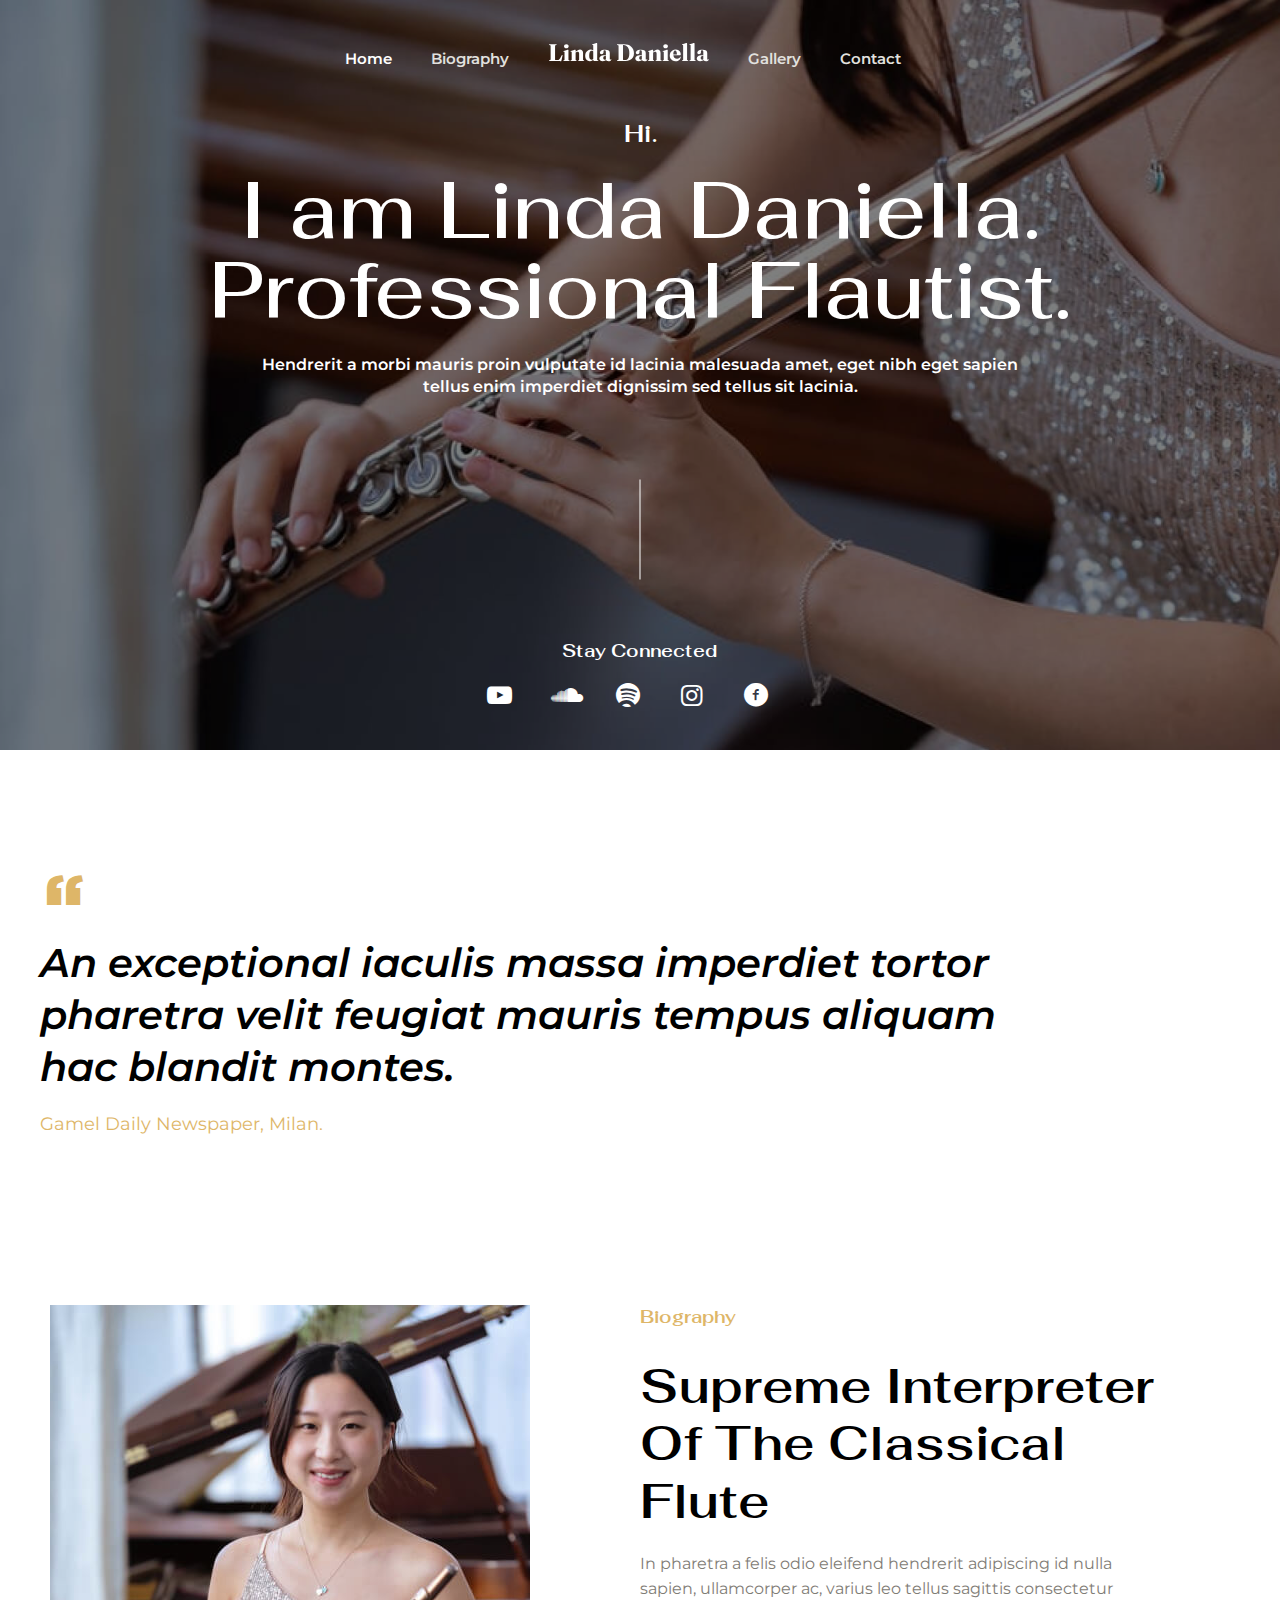
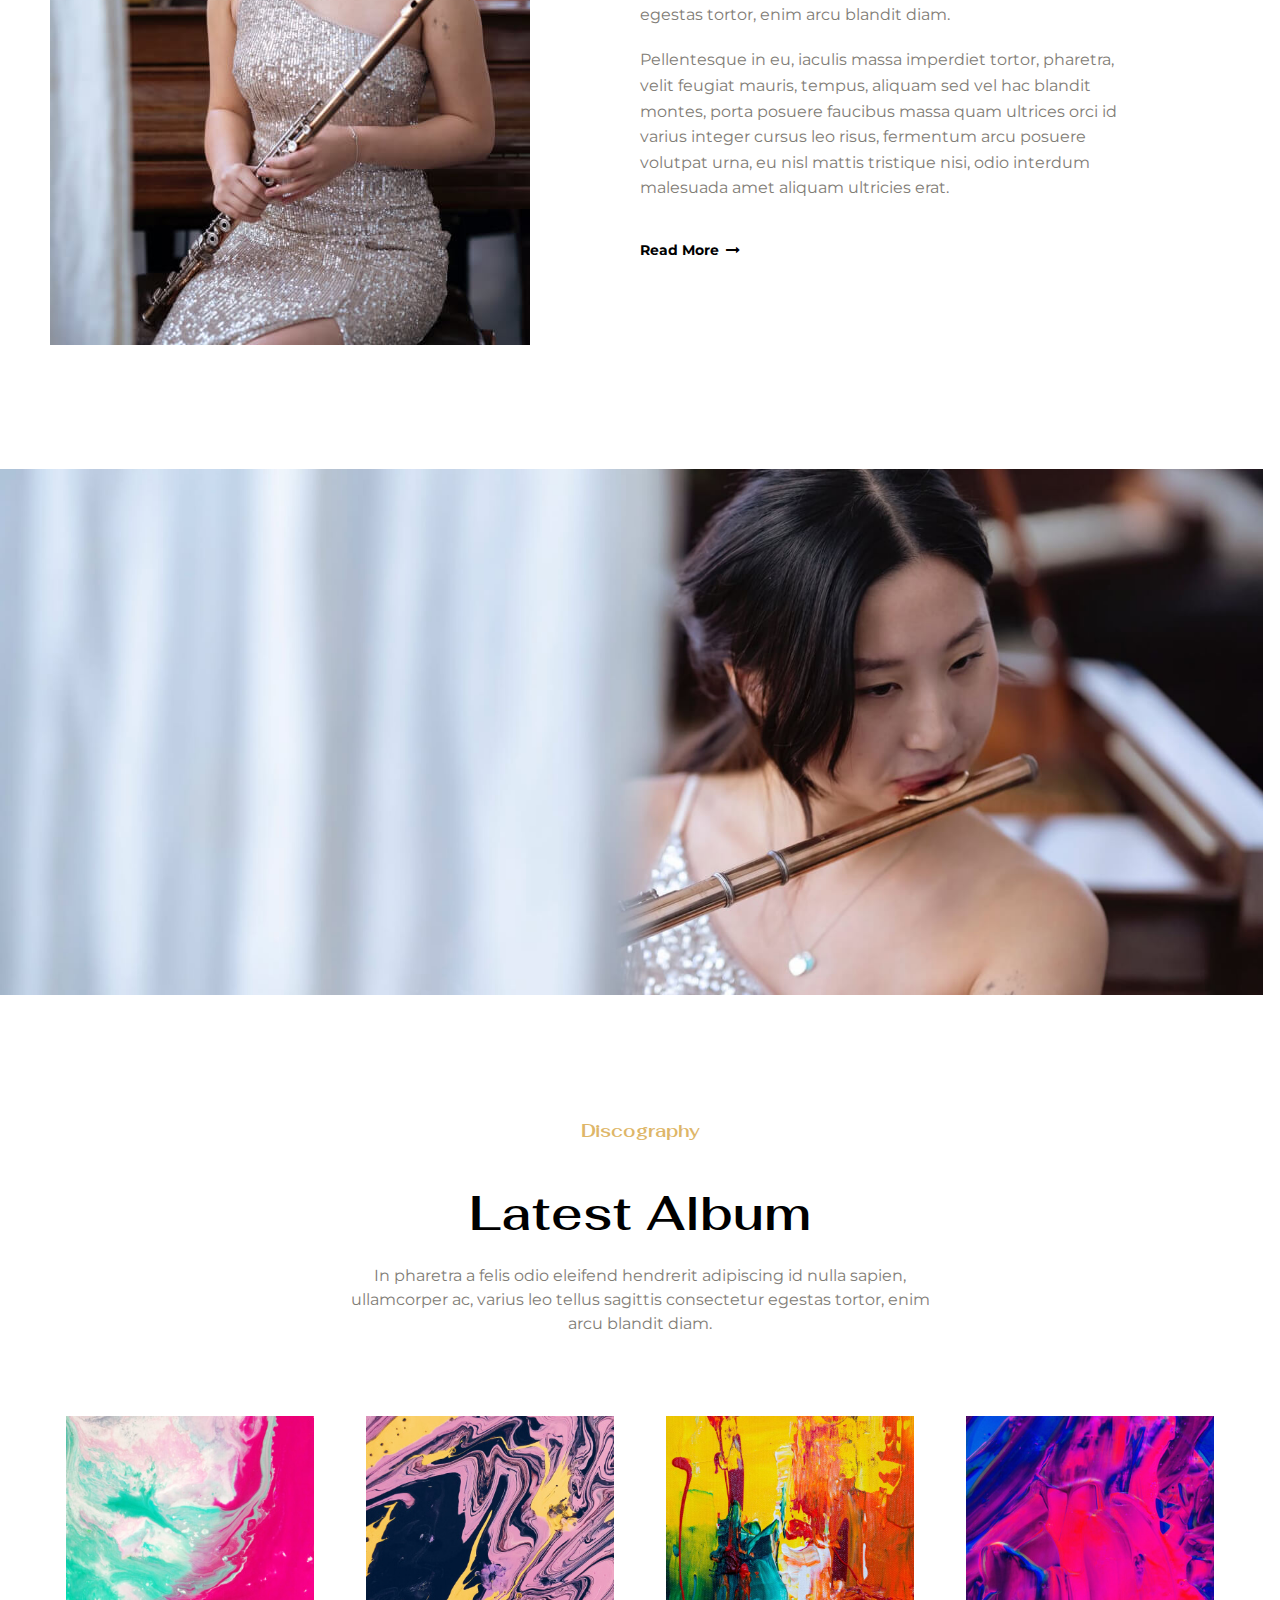
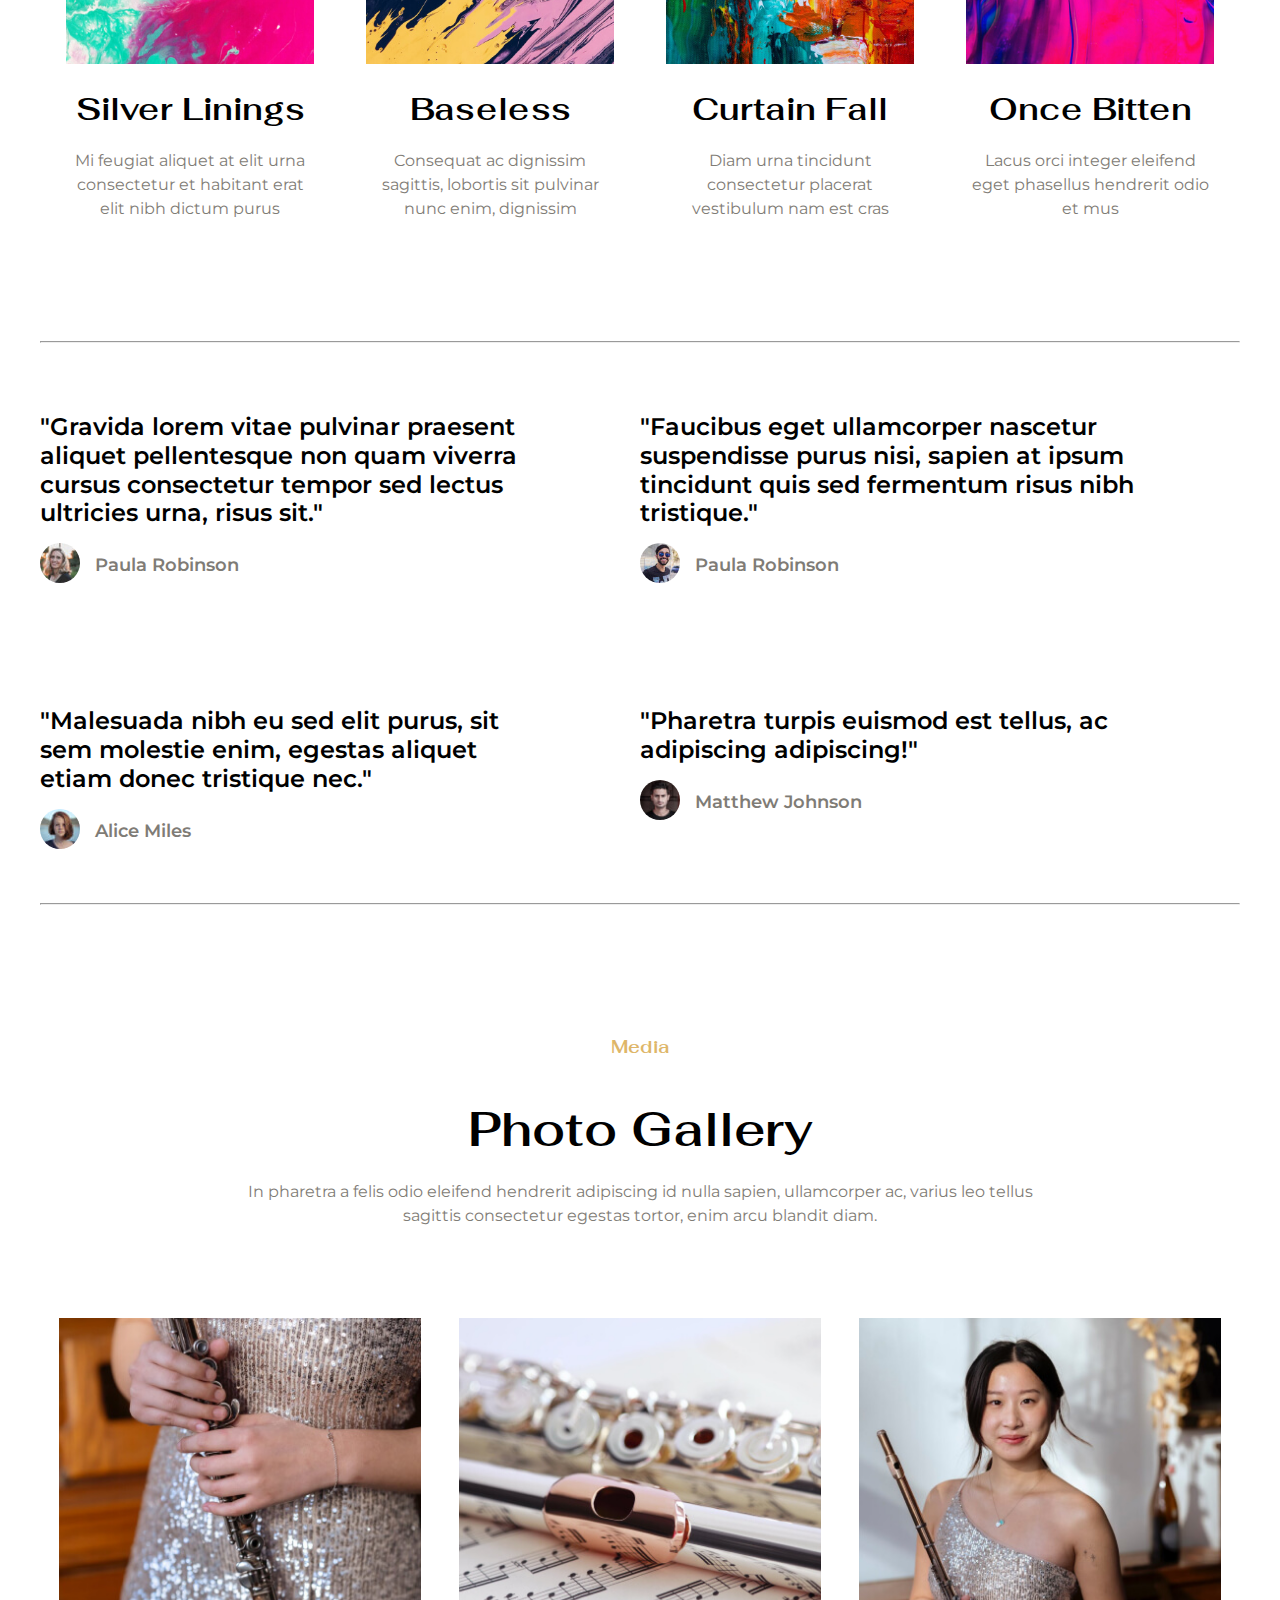
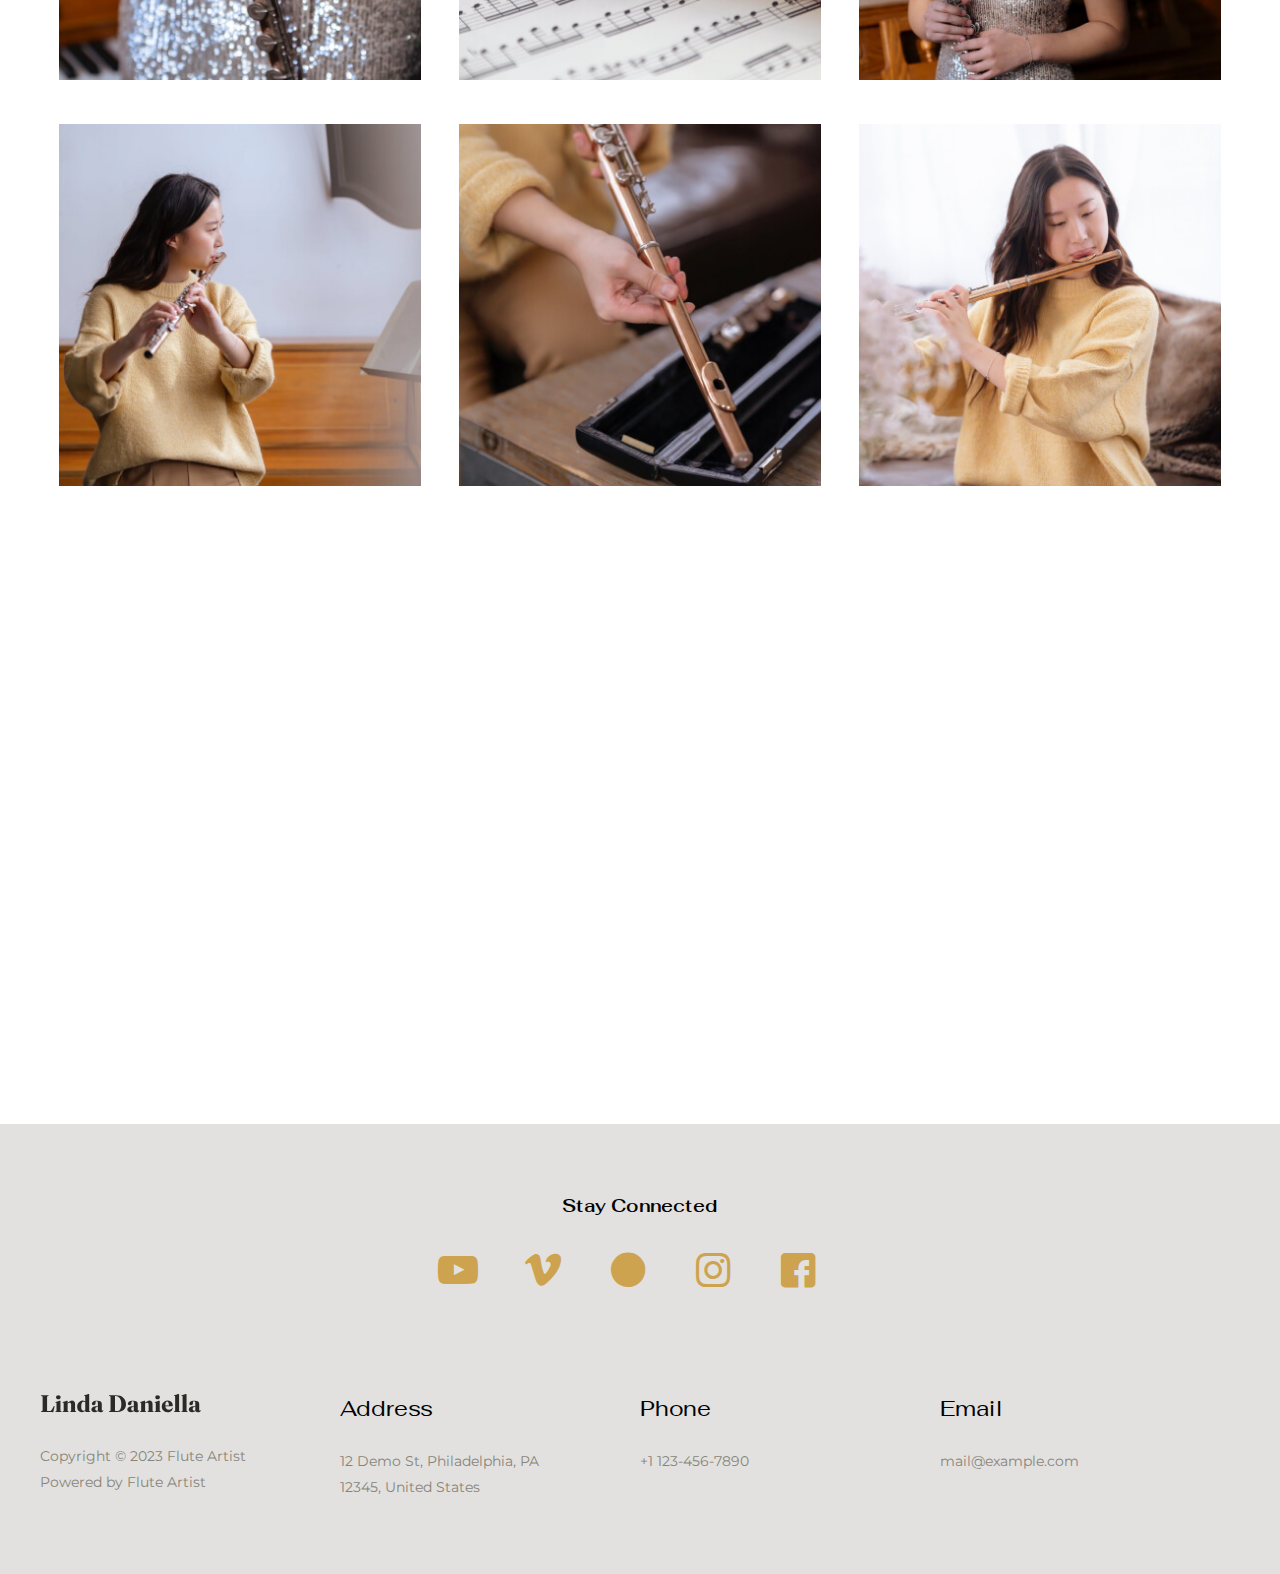
<file: index.html>
<!DOCTYPE html>
<html lang="en">

<head>
    <meta charset="UTF-8">
    <meta http-equiv="X-UA-Compatible" content="IE=edge">
    <meta name="viewport" content="width=device-width, initial-scale=1.0">
    <title>Home - Flute Artist</title>
    <link rel="preconnect" href="https://fonts.googleapis.com">
    <link rel="preconnect" href="https://fonts.gstatic.com" crossorigin>
    <link
        href="https://fonts.googleapis.com/css2?family=Fahkwang:ital,wght@0,200;0,300;0,400;0,500;0,600;0,700;1,200;1,300;1,400;1,500;1,600;1,700&family=Montserrat:ital,wght@0,100;0,200;0,300;0,400;0,500;0,600;0,700;0,800;0,900;1,100;1,200;1,300;1,400;1,500;1,600;1,700;1,800;1,900&display=swap"
        rel="stylesheet">
    <link rel="stylesheet" href="./css/style.css">
</head>

<body>

    <div class="header">
        <div class="container">
            <div class="nav">
                <ul>
                    <li><a href="./index.html" class="home">Home</a></li>
                    <li><a href="./Biography.html">Biography</a></li>
                    <li><a href="./index.html"><img src="img/site-logo.svg" alt="site-logo img"></a></li>
                    <li><a href="./Gallary.html">Gallery</a></li>
                    <li><a href="./contact.html">Contact</a></li>
                </ul>
            </div>

            <h6>Hi.</h6>
            <h1>I am Linda Daniella. Professional Flautist.</h1>
            <p>Hendrerit a morbi mauris proin vulputate id lacinia malesuada amet, eget nibh eget sapien tellus enim
                imperdiet dignissim sed tellus sit lacinia.</p>
            <h5>Stay Connected</h5>
            <span class="icon-youtube-play"></span>
            <span class="icon-soundcloud"></span>
            <span class="icon-spotify-circled"></span>
            <span class="icon-instagram"></span>
            <span class="icon-facebook-circled"></span>
        </div>
    </div>

    <div class="an">
        <div class="container">
            <span class="icon-quote"></span>
            <h2>An exceptional iaculis massa imperdiet tortor pharetra velit feugiat mauris tempus aliquam hac blandit
                montes.</h2>
            <h5>Gamel Daily Newspaper, Milan.</h5>
        </div>
    </div>

    <div class="container">
        <div class="row">
            <div class="col-6">
                <div class="bio">
                    <img src="img/musician-template-home-bio-img.jpg" alt="musician-template-home-bio-img img">
                </div>
            </div>
            <div class="col-6">
                <div class="bio">
                    <h5> Biography</h5>
                    <h1>Supreme Interpreter Of The Classical Flute</h1>
                    <p>In pharetra a felis odio eleifend hendrerit adipiscing id nulla sapien, ullamcorper ac, varius
                        leo tellus sagittis consectetur egestas tortor, enim arcu blandit diam.</p>
                    <p class="paragraph">Pellentesque in eu, iaculis massa imperdiet tortor, pharetra, velit feugiat
                        mauris, tempus, aliquam sed vel hac blandit montes, porta posuere faucibus massa quam ultrices
                        orci id varius integer cursus leo risus, fermentum arcu posuere volutpat urna, eu nisl mattis
                        tristique nisi, odio interdum malesuada amet aliquam ultricies erat.</p>
                    <a href="">Read More <span class="icon-right"></span> </a>
                </div>

            </div>
        </div>
    </div>

    <div class="middle">
        <img src="img/musician-template-home-full-w-img.jpg" alt="musician-template-home-full-w-img img">
    </div>

    <div class="container">
        <div class="discography">
            <h5>Discography</h5>
            <h1>Latest Album</h1>
            <p>In pharetra a felis odio eleifend hendrerit adipiscing id nulla sapien, ullamcorper ac, varius leo tellus
                sagittis consectetur egestas tortor, enim arcu blandit diam.</p>
        </div>
    </div>

    <div class="container">
        <div class="row">
            <div class="col-3">
                <div class="silver">
                    <img src="img/musician-template-album-img-1.jpg" alt="musician-template-album-img-1 img">
                    <h2>Silver Linings</h2>
                    <p>Mi feugiat aliquet at elit urna consectetur et habitant erat elit nibh dictum purus</p>
                </div>
            </div>
            <div class="col-3">
                <div class="silver">
                    <img src="img/musician-template-album-img-2.jpg" alt="musician-template-album-img-2 img">
                    <h2>Baseless</h2>
                    <p>Consequat ac dignissim sagittis, lobortis sit pulvinar nunc enim, dignissim</p>
                </div>
            </div>
            <div class="col-3">
                <div class="silver">
                    <img src="img/musician-template-album-img-3.jpg" alt="musician-template-album-img-3 img">
                    <h2>Curtain Fall</h2>
                    <p>Diam urna tincidunt consectetur placerat vestibulum nam est cras</p>
                </div>
            </div>
            <div class="col-3">
                <div class="silver">
                    <img src="img/musician-template-album-img-4.jpg" alt="musician-template-album-img-4 img">
                    <h2>Once Bitten</h2>
                    <p>Lacus orci integer eleifend eget phasellus hendrerit odio et mus</p>
                </div>
            </div>
        </div>
        <hr>
    </div>

    <div class="container">
        <div class="row">
            <div class="col-6">
                <div class="gravida">
                    <h4>"Gravida lorem vitae pulvinar praesent aliquet pellentesque non quam viverra cursus consectetur
                        tempor sed lectus ultricies urna, risus sit."</h4>
                </div>
                <div class="paula-main">
                    <div class="paula-img">
                        <img src="img/musician-template-reviewer-img-1.jpg"
                            alt="musician-template-reviewer-img-1 img">
                    </div>
                    <div class="paula-content">
                        <h4>Paula Robinson</h4>
                    </div>
                </div>

            </div>
            <div class="col-6"> <div class="gravida">
                <h4>"Faucibus eget ullamcorper nascetur suspendisse purus nisi, sapien at ipsum tincidunt quis sed fermentum risus nibh tristique."</h4>
            </div>
            <div class="paula-main">
                <div class="paula-img">
                    <img src="img/musician-template-reviewer-img-2.jpg"
                        alt="musician-template-reviewer-img-2 img">
                </div>
                <div class="paula-content">
                    <h4>Paula Robinson</h4>
                </div>
            </div></div>
        </div>

        <div class="row">
            <div class="col-6">
                <div class="gravida">
                    <h4>"Malesuada nibh eu sed elit purus, sit sem molestie enim, egestas aliquet etiam donec tristique nec."</h4>
                </div>
                <div class="paula-main">
                    <div class="paula-img">
                        <img src="img/musician-template-reviewer-img-3.jpg"
                            alt="musician-template-reviewer-img-3 img">
                    </div>
                    <div class="paula-content">
                        <h4>Alice Miles</h4>
                    </div>
                </div>

            </div>
            <div class="col-6"> <div class="gravida">
                <h4>"Pharetra turpis euismod est tellus, ac adipiscing adipiscing!"</h4>
            </div>
            <div class="paula-main">
                <div class="paula-img">
                    <img src="img/musician-template-reviewer-img-3-1.jpg"
                        alt="musician-template-reviewer-img-3-1  img">
                </div>
                <div class="paula-content">
                    <h4>Matthew Johnson</h4>
                </div>
            </div></div>
        </div>
   <hr>
    </div>

      <div class="container">
        <div class="media">
            <h5>Media</h5>
            <h1>Photo Gallery</h1>
            <p>In pharetra a felis odio eleifend hendrerit adipiscing id nulla sapien, ullamcorper ac, varius leo tellus sagittis consectetur egestas tortor, enim arcu blandit diam.</p>
        </div>
      </div>

      <div class="container">
        <div class="row">
            <div class="col-4">
                <div class="media">
                    <img src="img/musician-template-home-gallery-img-1.jpg" alt="musician-template-home-gallery-img-1 img">
                </div>
            </div>
            <div class="col-4">
                <div class="media">
                    <img src="img/musician-template-home-gallery-img-2 (1).jpg" alt="musician-template-home-gallery-img-2 img">
                </div>
            </div>
            <div class="col-4">
                <div class="media">
                    <img src="img/musician-template-home-gallery-img-3 (1).jpg" alt="musician-template-home-gallery-img-3 img">
                </div>
            </div>
        </div>

        <div class="row">
            <div class="col-4">
                <div class="media">
                    <img src="img/musician-template-home-gallery-img-4.jpg" alt="musician-template-home-gallery-img-4 img">
                </div>
            </div>
            <div class="col-4">
                <div class="media">
                    <img src="img/musician-template-home-gallery-img-5.jpg" alt="musician-template-home-gallery-img-5 img">
                </div>
            </div>
            <div class="col-4">
                <div class="media">
                    <img src="img/musician-template-home-gallery-img-6.jpg" alt="musician-template-home-gallery-img-6 img">
                </div>
            </div>
        </div>
      </div>

       <div class="map">
        <iframe src="https://www.google.com/maps/embed?pb=!1m18!1m12!1m3!1d195600.6265128902!2d-75.28284243850268!3d40.00264429578774!2m3!1f0!2f0!3f0!3m2!1i1024!2i768!4f13.1!3m3!1m2!1s0x89c6b7d8d4b54beb%3A0x89f514d88c3e58c1!2sPhiladelphia%2C%20PA%2C%20USA!5e0!3m2!1sen!2sin!4v1686375233225!5m2!1sen!2sin" width="600" height="450" style="border:0;" allowfullscreen="" loading="lazy" referrerpolicy="no-referrer-when-downgrade"></iframe>
       </div>


       <div class="stay-main">
       <div class="container">
        <div class="stay">
            <h5>Stay Connected</h5>
            <div class="icon">
                <span class="icon-youtube-play"></span>
                <span class="icon-vimeo"></span>
                <span class="icon-circle"></span>
                <span class="icon-instagram"></span>
                <span class="icon-facebook-squared"></span>

            </div>
        </div>
       </div>

       <div class="container">
        <div class="row">
            <div class="col-3">
                <div class="footer-linda">
                    <img src="img/site-logo-black (1).svg" alt="">
                    <h5>Copyright © 2023 Flute Artist</h5>
                    <h5>Powered by Flute Artist</h5>
                   
                    
                </div>
            </div>
            <div class="col-3">
                <div class="footer-address">
                    <h3>Address</h3>
                    <h4>12 Demo St, Philadelphia, PA</h4>
                    <h4>12345, United States</h4>
                </div>
            </div>
            <div class="col-3">
                <div class="footer-address">
                    <h3>Phone</h3>
                    <h4>+1 123-456-7890</h4>
               
                </div>
            </div>
            <div class="col-3">
                <div class="footer-address">
                    <h3>Email</h3>
                    <h4>mail@example.com</h4>
                
                </div>
            </div>
        </div>
       </div>
    </div>

</body>

</html>
</file>
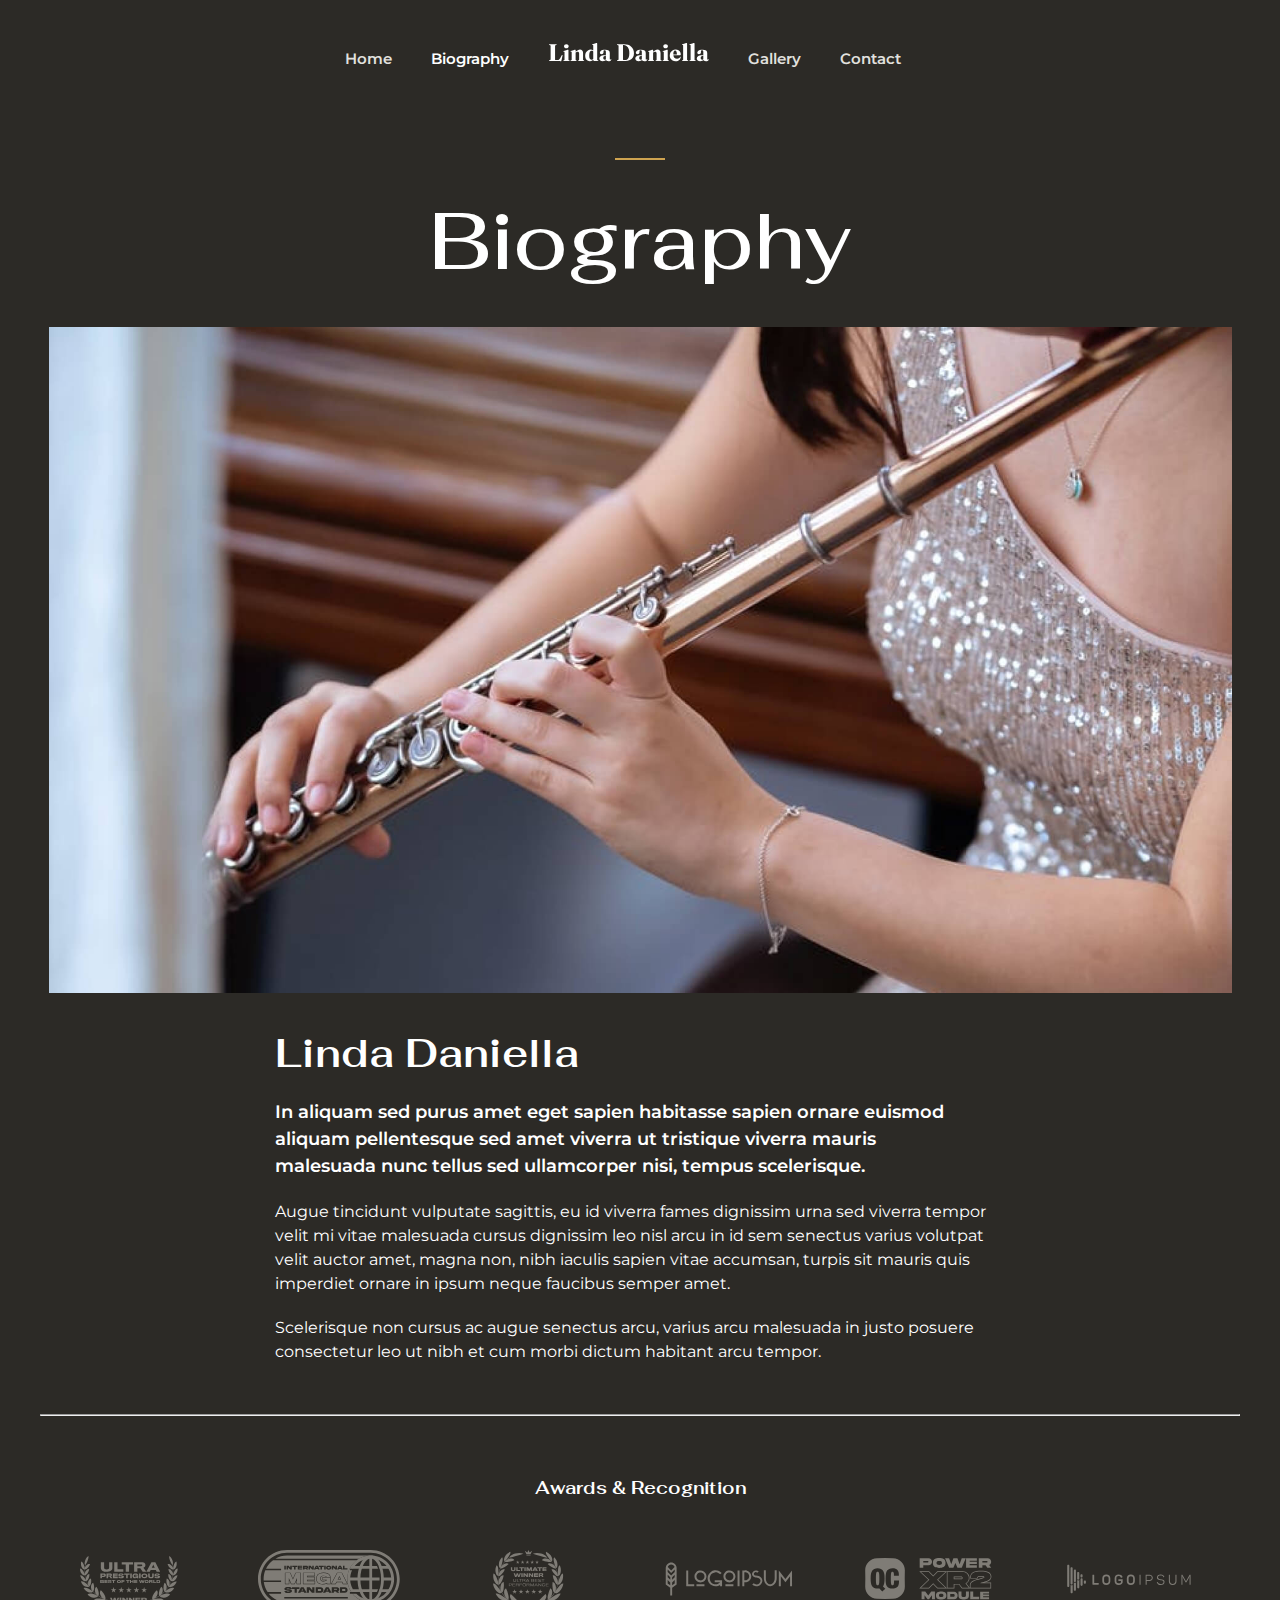
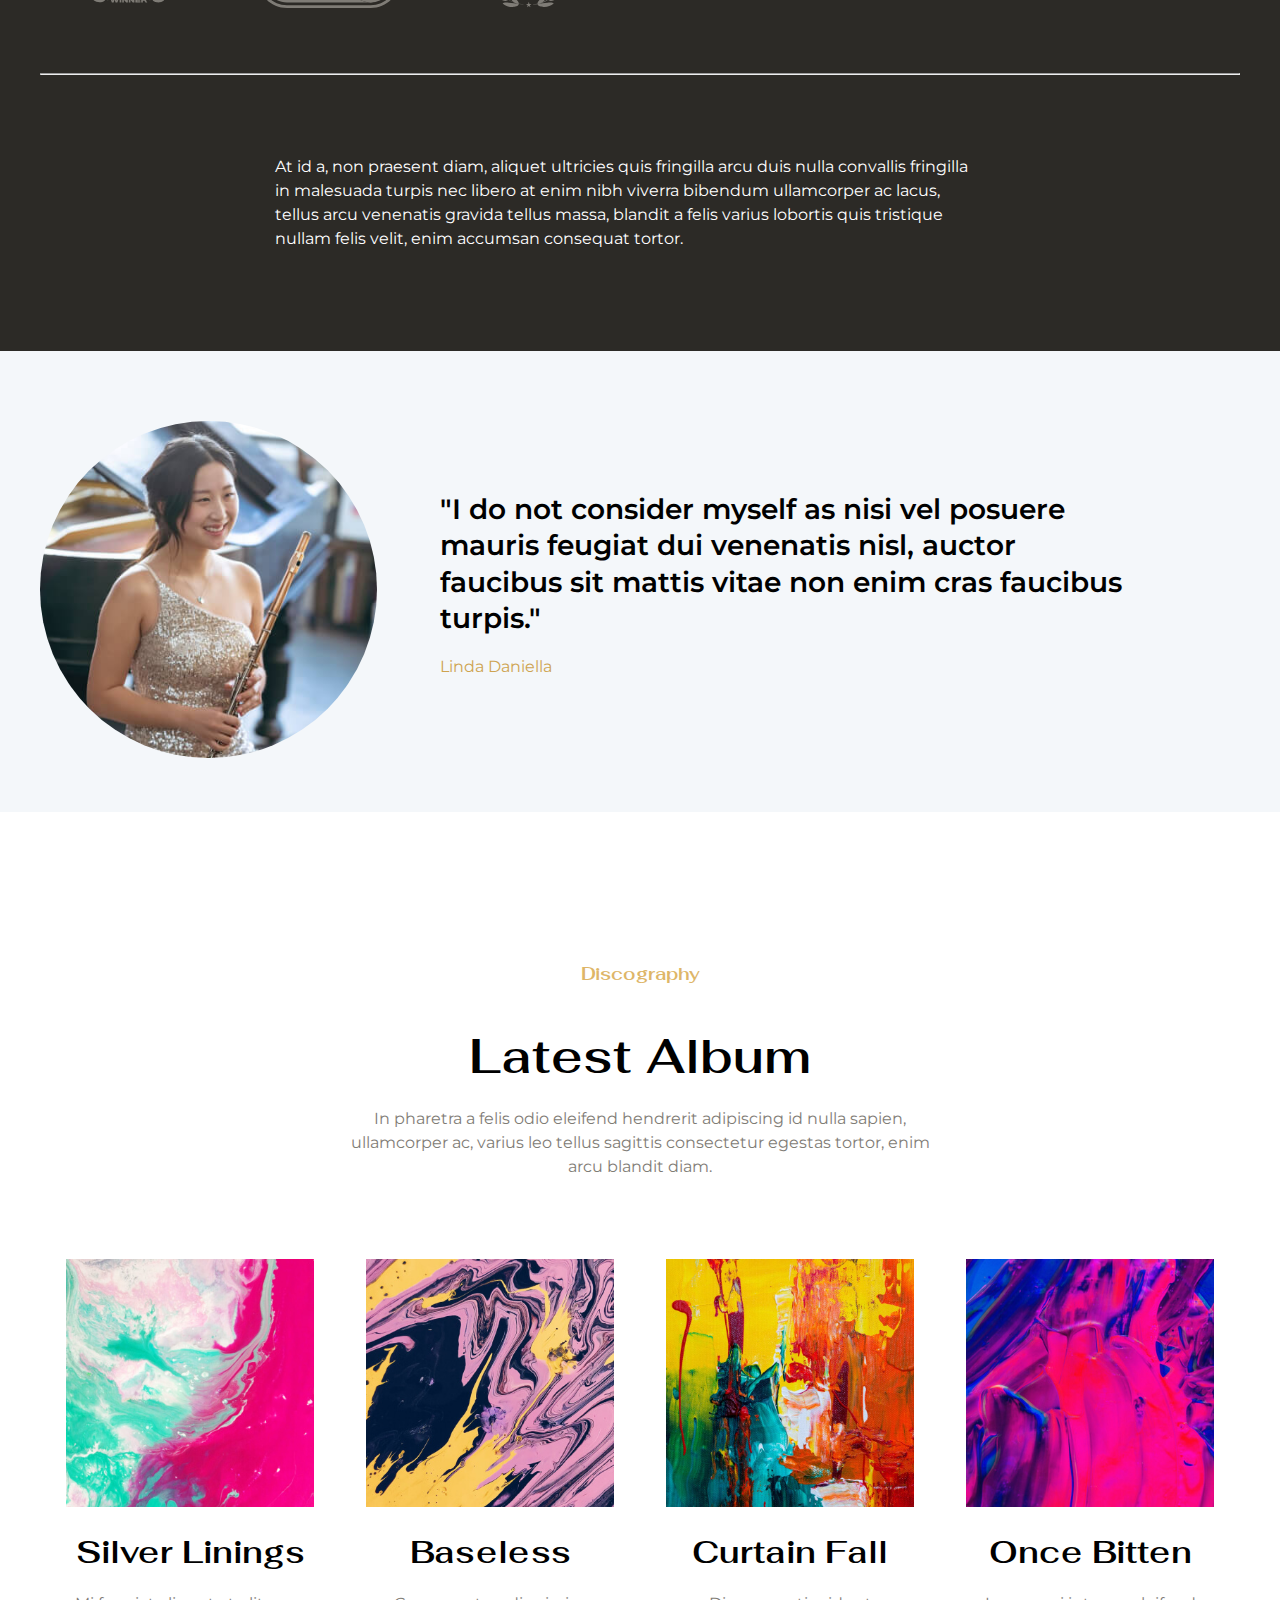
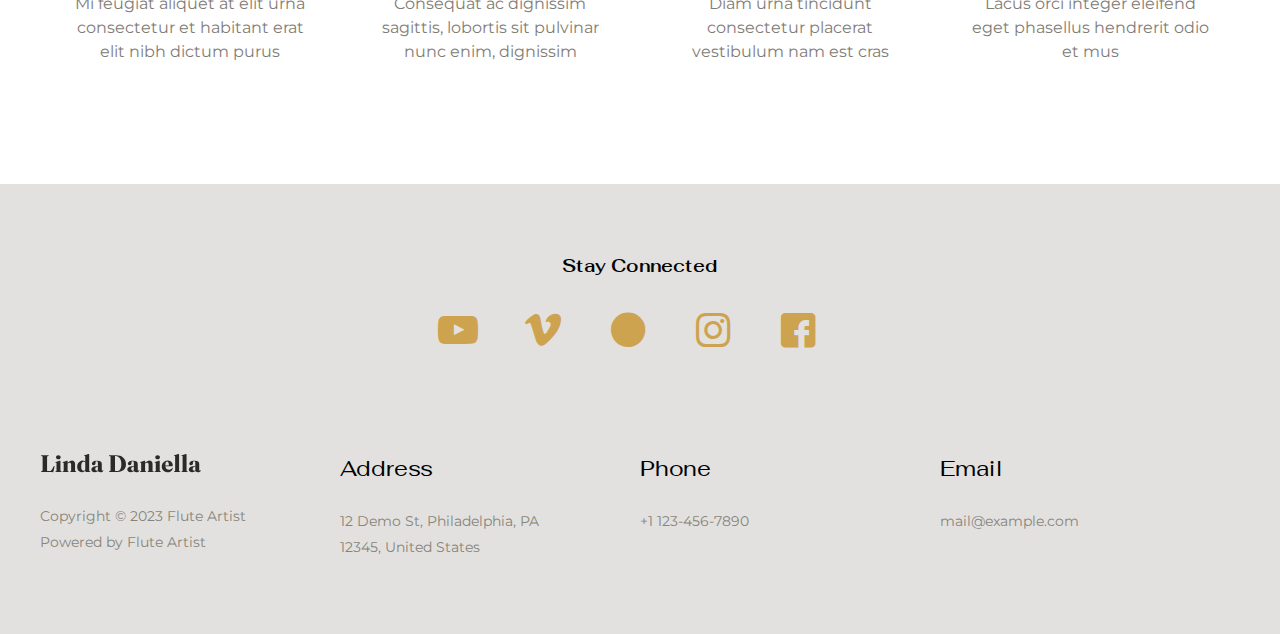
<file: Biography.html>
<!DOCTYPE html>
<html lang="en">

<head>
    <meta charset="UTF-8">
    <meta name="viewport" content="width=device-width, initial-scale=1.0">
    <title>Biography - Flute Artist</title>
    <link rel="preconnect" href="https://fonts.googleapis.com">
    <link rel="preconnect" href="https://fonts.gstatic.com" crossorigin>
    <link
        href="https://fonts.googleapis.com/css2?family=Fahkwang:ital,wght@0,200;0,300;0,400;0,500;0,600;0,700;1,200;1,300;1,400;1,500;1,600;1,700&family=Montserrat:ital,wght@0,100;0,200;0,300;0,400;0,500;0,600;0,700;0,800;0,900;1,100;1,200;1,300;1,400;1,500;1,600;1,700;1,800;1,900&display=swap"
        rel="stylesheet">
    <link rel="stylesheet" href="./css/style.css">
</head>

<body>

    <div class="bio-background">
        <div class="container">
            <div class="bio-header">
                <div class="nav">
                    <ul>
                        <li><a href="./index.html">Home</a></li>
                        <li><a href="./Biography.html" class="home">Biography</a></li>
                        <li><a href="./index.html"><img src="img/site-logo.svg" alt="site-logo img"></a></li>
                        <li><a href="./Gallary.html">Gallery</a></li>
                        <li><a href="./contact.html">Contact</a></li>
                    </ul>
                </div>
                <h1>Biography</h1>
            </div>
        </div>

        <div class="container">

            <div class="bio-img">
                <img src="img/musician-template-hero-img.jpg" alt="musician-template-hero-img img">


            </div>
        </div>

        <div class="container2">
            <div class="bio-linda">

                <h3>Linda Daniella</h3>
                <h4>In aliquam sed purus amet eget sapien habitasse sapien ornare euismod aliquam pellentesque sed amet
                    viverra ut tristique viverra mauris malesuada nunc tellus sed ullamcorper nisi, tempus scelerisque.
                </h4>
                <p>Augue tincidunt vulputate sagittis, eu id viverra fames dignissim urna sed viverra tempor velit mi
                    vitae malesuada cursus dignissim leo nisl arcu in id sem senectus varius volutpat velit auctor amet,
                    magna non, nibh iaculis sapien vitae accumsan, turpis sit mauris quis imperdiet ornare in ipsum
                    neque faucibus semper amet.</p>
                <p class="paragraph">Scelerisque non cursus ac augue senectus arcu, varius arcu malesuada in justo
                    posuere consectetur leo
                    ut nibh et cum morbi dictum habitant arcu tempor.</p>
            </div>

        </div>

        <div class="container">
            <hr>

            <div class="bio-award">
                <h4>Awards & Recognition</h4>

            </div>
            <div class="row">
                <div class="col-2">
                    <div class="bio-award-img">
                        <img src="img/logo-5.svg" alt="logo-5 img">
                    </div>
                </div>
                <div class="col-2">
                    <div class="bio-award-img">
                        <img src="img/logo-2.svg" alt="logo-2 img">
                    </div>
                </div>
                <div class="col-2">
                    <div class="bio-award-img">
                        <img src="img/logo-3.svg" alt="logo-3 img">
                    </div>
                </div>
                <div class="col-2">
                    <div class="bio-award-img">
                        <img src="img/logo-1.svg" alt="logo-1 img">
                    </div>
                </div>
                <div class="col-2">
                    <div class="bio-award-img">
                        <img src="img/logo-4.svg" alt="logo-4 img">
                    </div>
                </div>
                <div class="col-2">
                    <div class="bio-award-img">
                        <img src="img/logo-6.svg" alt="logo-6 img">
                    </div>
                </div>

            </div>
            <hr>
        </div>
        <div class="container2">
            <div class="bio-at">
                <p>At id a, non praesent diam, aliquet ultricies quis fringilla arcu duis nulla convallis fringilla in
                    malesuada turpis nec libero at enim nibh viverra bibendum ullamcorper ac lacus, tellus arcu
                    venenatis gravida tellus massa, blandit a felis varius lobortis quis tristique nullam felis velit,
                    enim accumsan consequat tortor.</p>
            </div>
        </div>

    </div>

    <div class="bio-i-main">
        <div class="container">
            <div class="row">
                <div class="col-4">
                    <div class="bio-i">
                        <img src="img/musician-template-gallery-img-a-6.jpg" alt="musician-template-gallery-img-a-6 img">
                    </div>
                </div>
                <div class="col-8">
                    <div class="bio-i">
                        <h3>"I do not consider myself as nisi vel posuere mauris feugiat dui venenatis nisl, auctor faucibus sit mattis vitae non enim cras faucibus turpis."</h3>
                        <h4>Linda Daniella</h4>
                    </div>
                </div>
            </div>
        </div>
    </div>

    <div class="container">
        <div class="discography">
            <h5>Discography</h5>
            <h1>Latest Album</h1>
            <p>In pharetra a felis odio eleifend hendrerit adipiscing id nulla sapien, ullamcorper ac, varius leo tellus
                sagittis consectetur egestas tortor, enim arcu blandit diam.</p>
        </div>
    </div>

    <div class="container">
        <div class="row">
            <div class="col-3">
                <div class="silver">
                    <img src="img/musician-template-album-img-1.jpg" alt="musician-template-album-img-1 img">
                    <h2>Silver Linings</h2>
                    <p>Mi feugiat aliquet at elit urna consectetur et habitant erat elit nibh dictum purus</p>
                </div>
            </div>
            <div class="col-3">
                <div class="silver">
                    <img src="img/musician-template-album-img-2.jpg" alt="musician-template-album-img-2 img">
                    <h2>Baseless</h2>
                    <p>Consequat ac dignissim sagittis, lobortis sit pulvinar nunc enim, dignissim</p>
                </div>
            </div>
            <div class="col-3">
                <div class="silver">
                    <img src="img/musician-template-album-img-3.jpg" alt="musician-template-album-img-3 img">
                    <h2>Curtain Fall</h2>
                    <p>Diam urna tincidunt consectetur placerat vestibulum nam est cras</p>
                </div>
            </div>
            <div class="col-3">
                <div class="silver">
                    <img src="img/musician-template-album-img-4.jpg" alt="musician-template-album-img-4 img">
                    <h2>Once Bitten</h2>
                    <p>Lacus orci integer eleifend eget phasellus hendrerit odio et mus</p>
                </div>
            </div>
        </div>
      
    </div>

    <div class="stay-main">
        <div class="container">
         <div class="stay">
             <h5>Stay Connected</h5>
             <div class="icon">
                 <span class="icon-youtube-play"></span>
                 <span class="icon-vimeo"></span>
                 <span class="icon-circle"></span>
                 <span class="icon-instagram"></span>
                 <span class="icon-facebook-squared"></span>
 
             </div>
         </div>
        </div>
 
        <div class="container">
         <div class="row">
             <div class="col-3">
                 <div class="footer-linda">
                     <img src="img/site-logo-black (1).svg" alt="">
                     <h5>Copyright © 2023 Flute Artist</h5>
                     <h5>Powered by Flute Artist</h5>
                    
                     
                 </div>
             </div>
             <div class="col-3">
                 <div class="footer-address">
                     <h3>Address</h3>
                     <h4>12 Demo St, Philadelphia, PA</h4>
                     <h4>12345, United States</h4>
                 </div>
             </div>
             <div class="col-3">
                 <div class="footer-address">
                     <h3>Phone</h3>
                     <h4>+1 123-456-7890</h4>
                
                 </div>
             </div>
             <div class="col-3">
                 <div class="footer-address">
                     <h3>Email</h3>
                     <h4>mail@example.com</h4>
                 
                 </div>
             </div>
         </div>
        </div>
     </div>
 
    




</body>

</html>
</file>
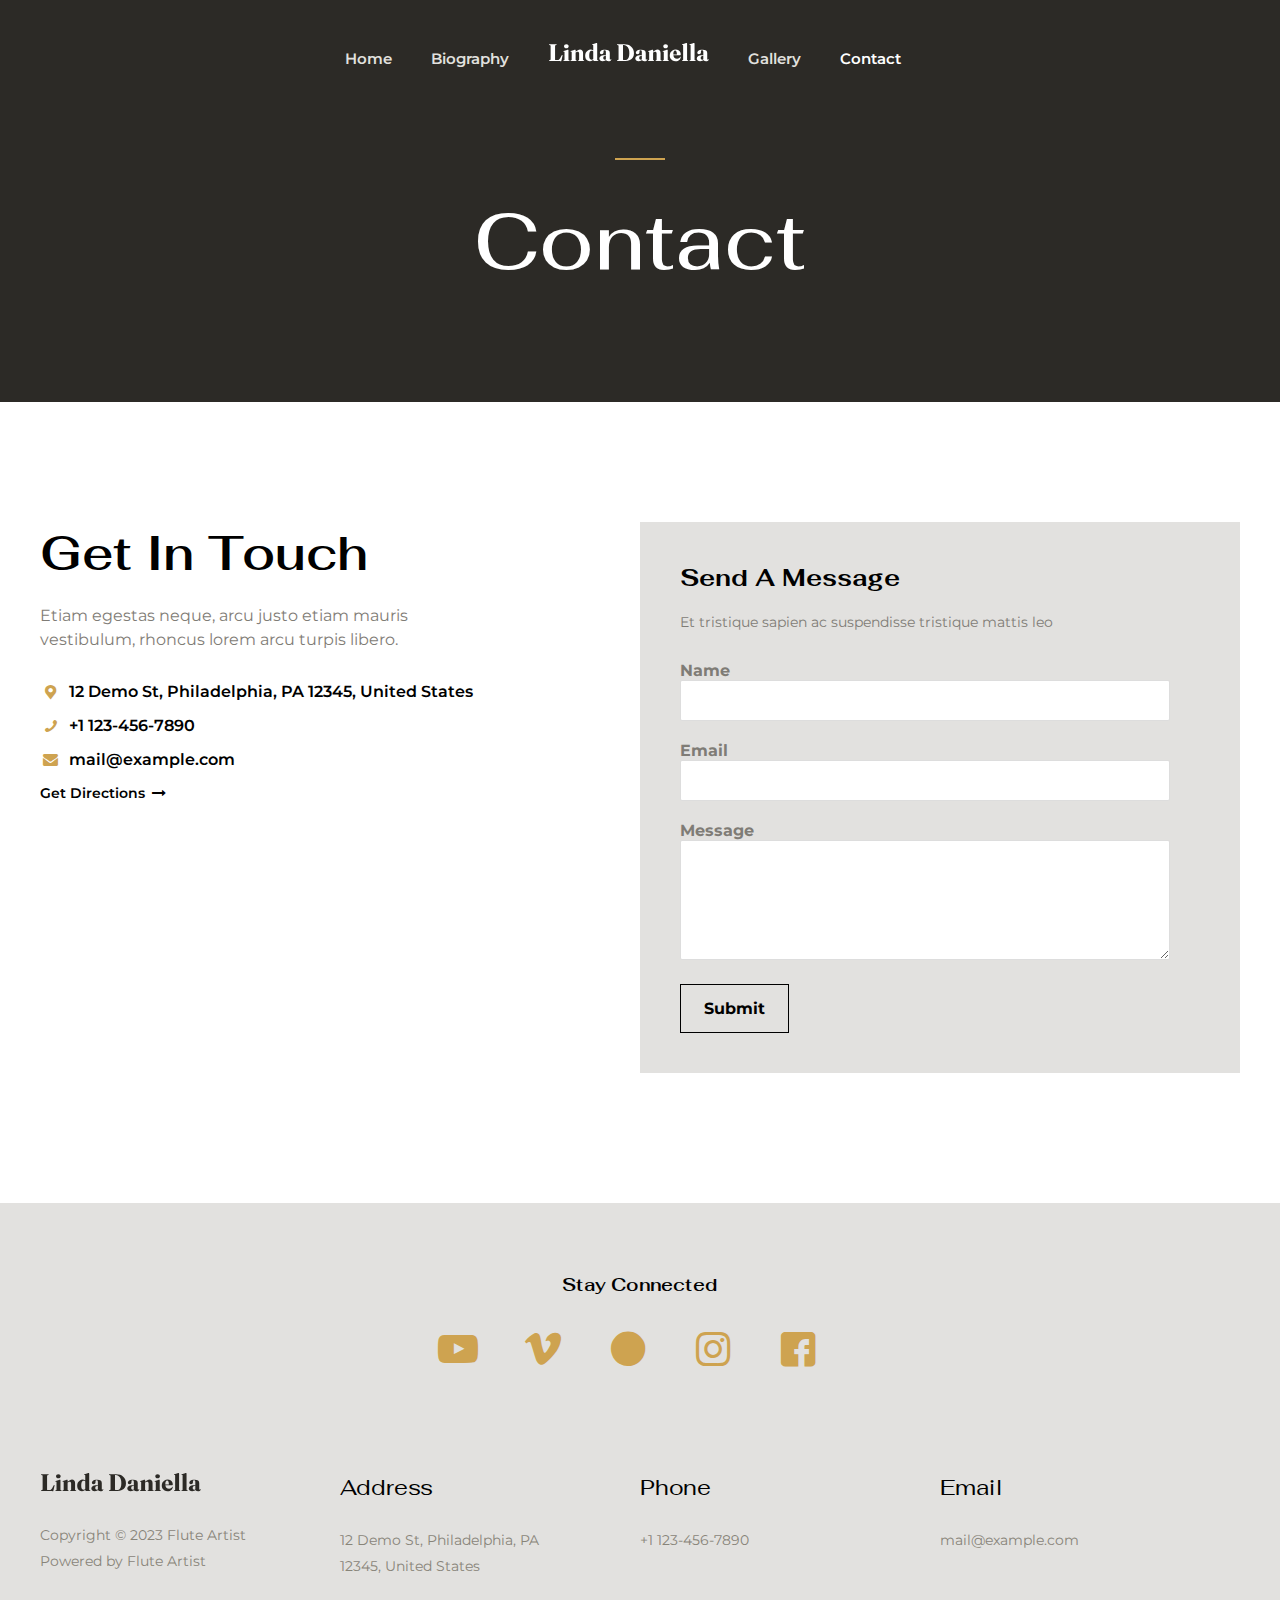
<file: contact.html>
<!DOCTYPE html>
<html lang="en">
<head>
    <meta charset="UTF-8">
    <meta name="viewport" content="width=device-width, initial-scale=1.0">
    <title>Contact - Flute Artist</title>
    <link rel="preconnect" href="https://fonts.googleapis.com">
    <link rel="preconnect" href="https://fonts.gstatic.com" crossorigin>
    <link
        href="https://fonts.googleapis.com/css2?family=Fahkwang:ital,wght@0,200;0,300;0,400;0,500;0,600;0,700;1,200;1,300;1,400;1,500;1,600;1,700&family=Montserrat:ital,wght@0,100;0,200;0,300;0,400;0,500;0,600;0,700;0,800;0,900;1,100;1,200;1,300;1,400;1,500;1,600;1,700;1,800;1,900&display=swap"
        rel="stylesheet">
    <link rel="stylesheet" href="./css/style.css">
</head>
<body>

 
    <div class="gallary-background">
        <div class="container">
            <div class="gallary-header">
                <div class="nav">
                    <ul>
                        <li><a href="./index.html">Home</a></li>
                        <li><a href="./Biography.html">Biography</a></li>
                        <li><a href="./index.html"><img src="img/site-logo.svg" alt="site-logo img"></a></li>
                        <li><a href="./Gallary.html" >Gallery</a></li>
                        <li><a href="./contact.html" class="home">Contact</a></li>
                    </ul>
                </div>
                <h1>Contact</h1>
            </div>
        </div>
    </div>

    <div class="container">
        <div class="row">
            <div class="col-6">
                <div class="contact-get">
                    <h1>Get In Touch</h1>
                    <p>Etiam egestas neque, arcu justo etiam mauris vestibulum, rhoncus lorem arcu turpis libero.</p>
                </div>
                <div class="contact-demo-main">
                    <div class="contact-demo-icon">
                     <span class="icon-location"></span>
                    </div>
                    <div class="contact-demo-content">
                   <h5>12 Demo St, Philadelphia, PA 12345, United States</h5>
                    </div>

                </div>

                <div class="contact-demo-main">
                    <div class="contact-demo-icon">
                     <span class="icon-phone"></span>
                    </div>
                    <div class="contact-demo-content">
                   <h5>+1 123-456-7890</h5>
                    </div>

                </div>

                <div class="contact-demo-main">
                    <div class="contact-demo-icon">
                     <span class="icon-mail-alt"></span>
                    </div>
                    <div class="contact-demo-content">
                   <h5>mail@example.com</h5>
                    </div>

                </div>

                <div class="contact-get">
                    <a href="">Get Directions <span class="icon-right"></span></a>
                </div>

                <div class="contact-map">
                    <iframe src="https://www.google.com/maps/embed?pb=!1m18!1m12!1m3!1d195600.62651289016!2d-75.28284243850271!3d40.002644295787746!2m3!1f0!2f0!3f0!3m2!1i1024!2i768!4f13.1!3m3!1m2!1s0x89c6b7d8d4b54beb%3A0x89f514d88c3e58c1!2sPhiladelphia%2C%20PA%2C%20USA!5e0!3m2!1sen!2sin!4v1686574942597!5m2!1sen!2sin" width="600" height="450" style="border:0;" allowfullscreen="" loading="lazy" referrerpolicy="no-referrer-when-downgrade"></iframe>
                </div>
            </div>
            <div class="col-6">
                <div class="contact-right-main">
                    <h3>Send A Message</h3>
                    <p>Et tristique sapien ac suspendisse tristique mattis leo</p>
                    <form action="/action_page.php">
                        <label for="fname"> Name</label><br>
                        <input type="text" id="fname" name="fname" autocomplete="off"><br>
                        <label for="email">Email</label><br>
                        <input type="email" id="email" name="email"  autocomplete="off"><br>
                        <label for="message"  autocomplete="off">Message</label><br>
                        <textarea></textarea><br>
                        <input type="submit"  value="submit">
                    </form>
                </div>
            </div>
        </div>
    </div>

    <div class="stay-main">
        <div class="container">
         <div class="stay">
             <h5>Stay Connected</h5>
             <div class="icon">
                 <span class="icon-youtube-play"></span>
                 <span class="icon-vimeo"></span>
                 <span class="icon-circle"></span>
                 <span class="icon-instagram"></span>
                 <span class="icon-facebook-squared"></span>
 
             </div>
         </div>
        </div>
 
        <div class="container">
         <div class="row">
             <div class="col-3">
                 <div class="footer-linda">
                     <img src="img/site-logo-black (1).svg" alt="">
                     <h5>Copyright © 2023 Flute Artist</h5>
                     <h5>Powered by Flute Artist</h5>
                    
                     
                 </div>
             </div>
             <div class="col-3">
                 <div class="footer-address">
                     <h3>Address</h3>
                     <h4>12 Demo St, Philadelphia, PA</h4>
                     <h4>12345, United States</h4>
                 </div>
             </div>
             <div class="col-3">
                 <div class="footer-address">
                     <h3>Phone</h3>
                     <h4>+1 123-456-7890</h4>
                
                 </div>
             </div>
             <div class="col-3">
                 <div class="footer-address">
                     <h3>Email</h3>
                     <h4>mail@example.com</h4>
                 
                 </div>
             </div>
         </div>
        </div>
     </div>
 


    
</body>
</html>
</file>
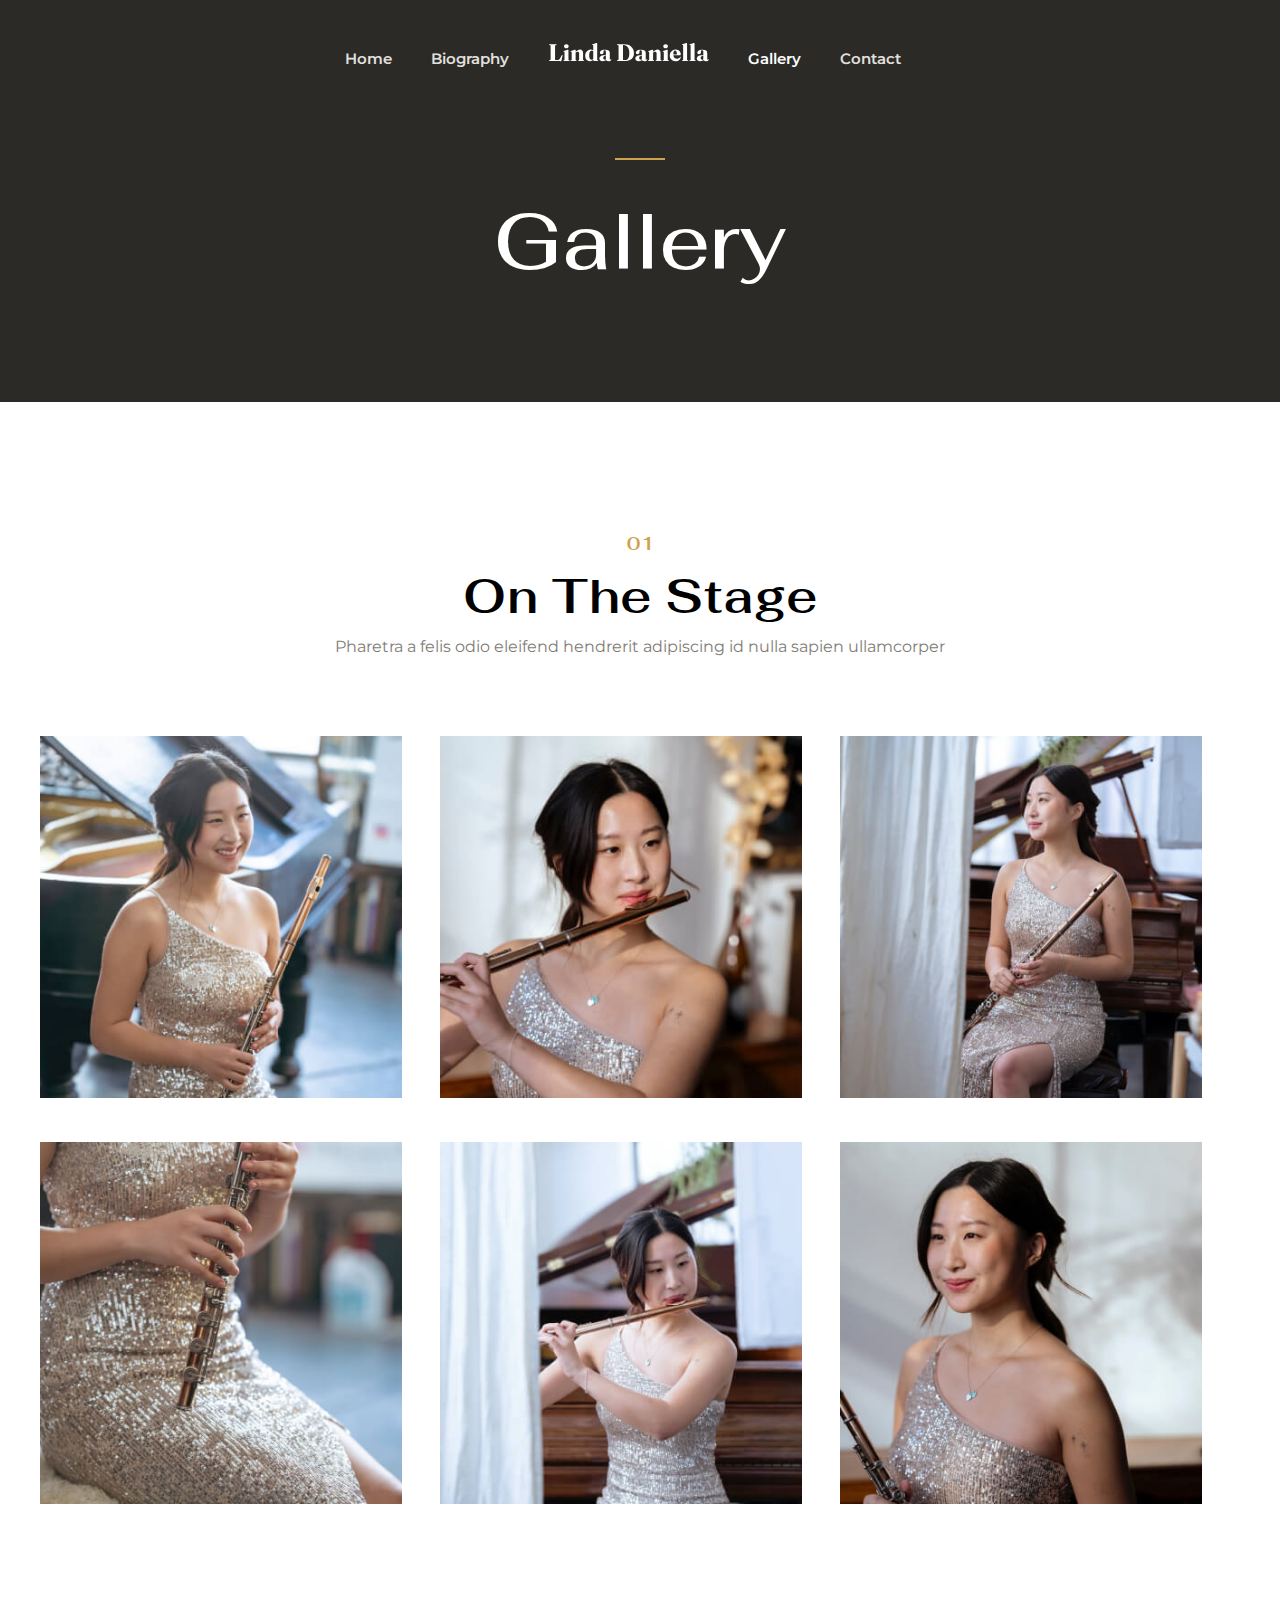
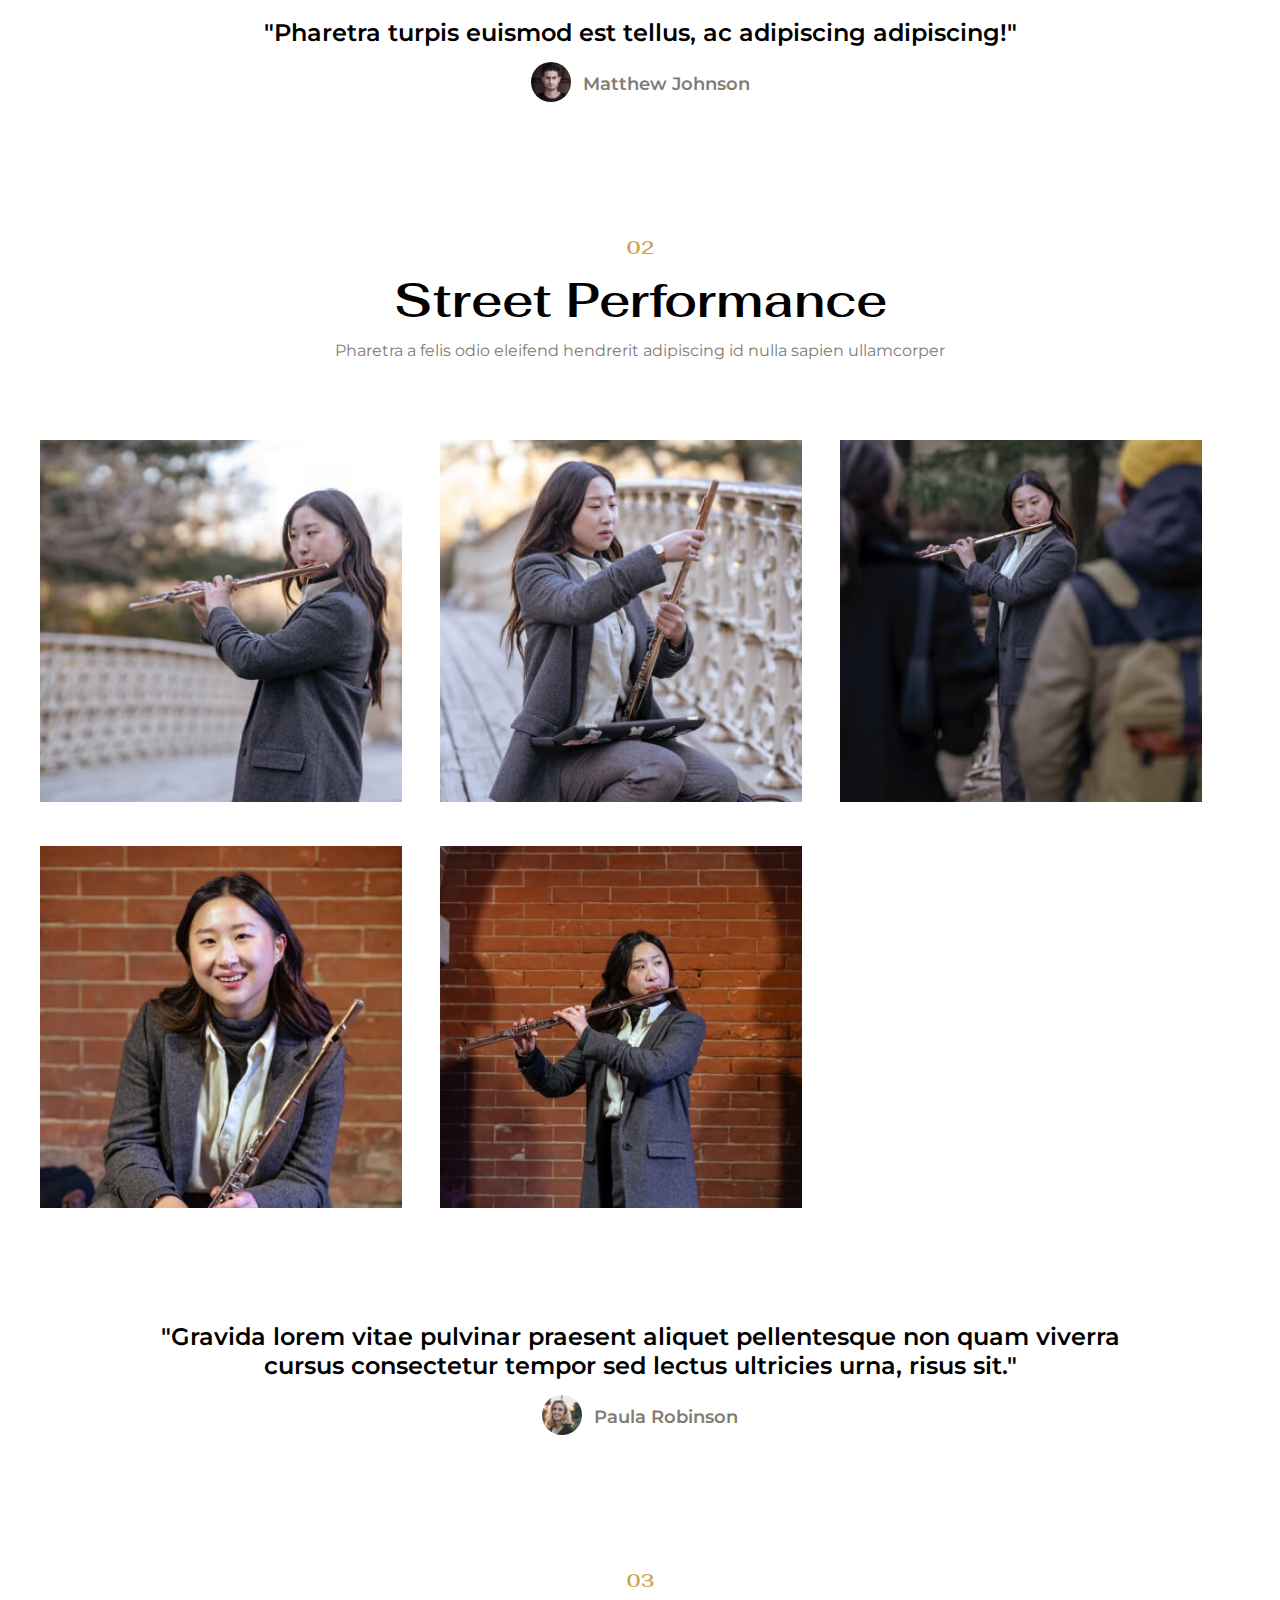
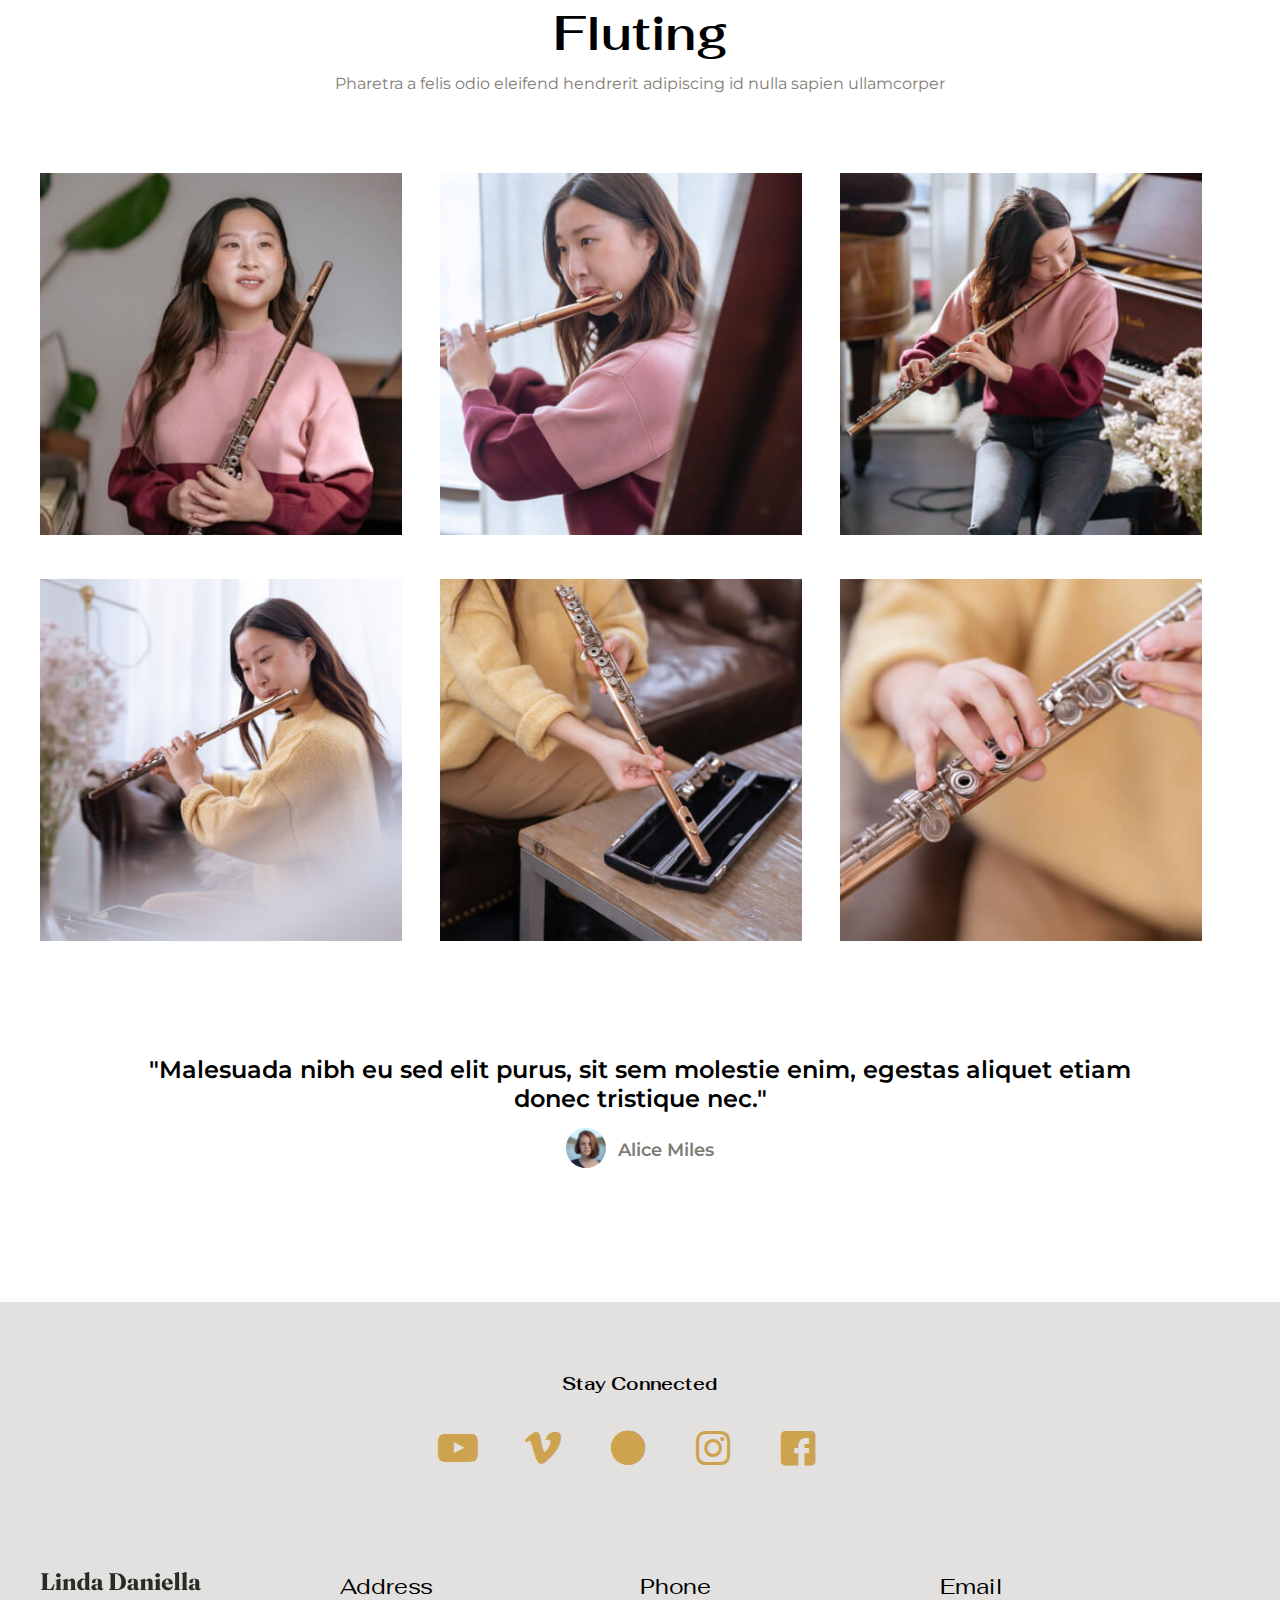
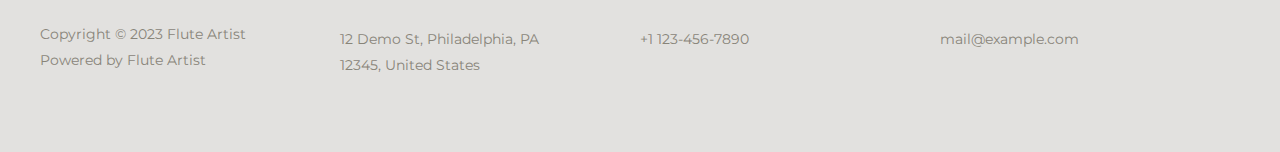
<file: Gallary.html>
<!DOCTYPE html>
<html lang="en">

<head>
    <meta charset="UTF-8">
    <meta name="viewport" content="width=device-width, initial-scale=1.0">
    <title>Gallary - Flute Artist</title>
    <link rel="preconnect" href="https://fonts.googleapis.com">
    <link rel="preconnect" href="https://fonts.gstatic.com" crossorigin>
    <link
        href="https://fonts.googleapis.com/css2?family=Fahkwang:ital,wght@0,200;0,300;0,400;0,500;0,600;0,700;1,200;1,300;1,400;1,500;1,600;1,700&family=Montserrat:ital,wght@0,100;0,200;0,300;0,400;0,500;0,600;0,700;0,800;0,900;1,100;1,200;1,300;1,400;1,500;1,600;1,700;1,800;1,900&display=swap"
        rel="stylesheet">
    <link rel="stylesheet" href="./css/style.css">
</head>

<body>

    <div class="gallary-background">
        <div class="container">
            <div class="gallary-header">
                <div class="nav">
                    <ul>
                        <li><a href="./index.html">Home</a></li>
                        <li><a href="./Biography.html">Biography</a></li>
                        <li><a href="./index.html"><img src="img/site-logo.svg" alt="site-logo img"></a></li>
                        <li><a href="./Gallary.html" class="home">Gallery</a></li>
                        <li><a href="./contact.html">Contact</a></li>
                    </ul>
                </div>
                <h1>Gallery</h1>
            </div>
        </div>
    </div>

    <div class="container">
        <div class="gallary-on">
            <h5>01</h5>
            <h1>On The Stage</h1>
            <p>Pharetra a felis odio eleifend hendrerit adipiscing id nulla sapien ullamcorper</p>
        </div>

        <div class="row">
            <div class="col-4">
                <div class="gallary-on-img">
                    <img src="img/musician-template-gallery-img-a-6.jpg" alt="musician-template-gallery-img-a-6 img">
                </div>
            </div>
            <div class="col-4">
                <div class="gallary-on-img">
                    <img src="img/musician-template-gallery-img-a-1.jpg" alt="musician-template-gallery-img-a-1 img">
                </div>
            </div>
            <div class="col-4">
                <div class="gallary-on-img">
                    <img src="img/musician-template-gallery-img-a-2.jpg" alt="musician-template-gallery-img-a-2 img">
                </div>
            </div>
        </div>


        <div class="row">
            <div class="col-4">
                <div class="gallary-on-img">
                    <img src="img/musician-template-gallery-img-a-3.jpg" alt="musician-template-gallery-img-a-3 img">
                </div>
            </div>
            <div class="col-4">
                <div class="gallary-on-img">
                    <img src="img/musician-template-gallery-img-a-4 (1).jpg"
                        alt="musician-template-home-gallery-img-4 img">
                </div>
            </div>
            <div class="col-4">
                <div class="gallary-on-img">
                    <img src="img/musician-template-gallery-img-a-5.jpg"
                        alt="musician-template-home-gallery-img-5 img">
                </div>
            </div>
        </div>
    </div>

    <div class="container">
        <div class="pharetra">
            <h4>"Pharetra turpis euismod est tellus, ac adipiscing adipiscing!"</h4>
        </div>
    </div>

    <div class="gallary-photo-main">
        <div class="gallary-photo-img">
            <img src="img/musician-template-reviewer-img-3-1.jpg" alt="musician-template-reviewer-img-3-1 img">
        </div>
        <div class="gallary-photo-content">
            <h4>Matthew Johnson</h4>
        </div>
    </div>
    </div>



    <div class="container">
        <div class="gallary-on">
            <h5>02</h5>
            <h1>Street Performance</h1>
            <p>Pharetra a felis odio eleifend hendrerit adipiscing id nulla sapien ullamcorper</p>
        </div>

        <div class="row">
            <div class="col-4">
                <div class="gallary-on-img">
                    <img src="img/musician-template-gallery-img-c-1.jpg" alt="musician-template-gallery-img-c-1 img">
                </div>
            </div>
            <div class="col-4">
                <div class="gallary-on-img">
                    <img src="img/musician-template-gallery-img-c-2.jpg" alt="musician-template-gallery-img-c-2 img">
                </div>
            </div>
            <div class="col-4">
                <div class="gallary-on-img">
                    <img src="img/musician-template-gallery-img-c-3.jpg" alt="musician-template-gallery-img-c-3 img">
                </div>
            </div>
        </div>


        <div class="row">
            <div class="col-4">
                <div class="gallary-on-img">
                    <img src="img/musician-template-gallery-img-c-3-1.jpg"
                        alt="musician-template-gallery-img-c-3-1 img">
                </div>
            </div>
            <div class="col-4">
                <div class="gallary-on-img">
                    <img src="img/musician-template-gallery-img-c-4.jpg"
                        alt="musician-template-gallery-img-c-4  img">
                </div>
            </div>
            <div class="col-4">

            </div>
        </div>
    </div>

    <div class="container">
        <div class="pharetra">
            <h4>"Gravida lorem vitae pulvinar praesent aliquet pellentesque non quam viverra cursus consectetur tempor
                sed lectus ultricies urna, risus sit."</h4>
        </div>
    </div>

    <div class="gallary-photo-main">
        <div class="gallary-photo-img">
            <img src="img/musician-template-reviewer-img-1.jpg" alt="musician-template-reviewer-img-1 img">
        </div>
        <div class="gallary-photo-content">
            <h4> Paula Robinson</h4>
        </div>
    </div>
    </div>


    <div class="container">
        <div class="gallary-on">
            <h5>03</h5>
            <h1>Fluting</h1>
            <p>Pharetra a felis odio eleifend hendrerit adipiscing id nulla sapien ullamcorper</p>
        </div>

        <div class="row">
            <div class="col-4">
                <div class="gallary-on-img">
                    <img src="img/musician-template-gallery-img-b-1.jpg" alt="musician-template-gallery-img-b-1 img">
                </div>
            </div>
            <div class="col-4">
                <div class="gallary-on-img">
                    <img src="img/musician-template-gallery-img-b-2.jpg" alt="musician-template-gallery-img-b-2 img">
                </div>
            </div>
            <div class="col-4">
                <div class="gallary-on-img">
                    <img src="img/musician-template-gallery-img-b-3.jpg" alt="musician-template-gallery-img-b-3 img">
                </div>
            </div>
        </div>


        <div class="row">
            <div class="col-4">
                <div class="gallary-on-img">
                    <img src="img/musician-template-gallery-img-b-3-1.jpg"
                        alt="musician-template-gallery-img-b-3-1 img">
                </div>
            </div>
            <div class="col-4">
                <div class="gallary-on-img">
                    <img src="img/musician-template-gallery-img-b-4.jpg"
                        alt="musician-template-gallery-img-b-4  img">
                </div>
            </div>
            <div class="col-4">

                <div class="gallary-on-img">
                    <img src="img/musician-template-gallery-img-b-6.jpg"
                        alt="musician-template-gallery-img-b-6  img">
                </div>
            </div>
        </div>
    </div>

    <div class="container">
        <div class="pharetra">
            <h4>"Malesuada nibh eu sed elit purus, sit sem molestie enim, egestas aliquet etiam donec tristique nec."
            </h4>
        </div>
    </div>

    <div class="gallary-photo-main-bottom">
        <div class="gallary-photo-img">
            <img src="img/musician-template-reviewer-img-3.jpg" alt="musician-template-reviewer-img-3 img">
        </div>
        <div class="gallary-photo-content">
            <h4> Alice Miles</h4>
        </div>
    </div>
    </div>

    <div class="stay-main">
        <div class="container">
         <div class="stay">
             <h5>Stay Connected</h5>
             <div class="icon">
                 <span class="icon-youtube-play"></span>
                 <span class="icon-vimeo"></span>
                 <span class="icon-circle"></span>
                 <span class="icon-instagram"></span>
                 <span class="icon-facebook-squared"></span>
 
             </div>
         </div>
        </div>
 
        <div class="container">
         <div class="row">
             <div class="col-3">
                 <div class="footer-linda">
                     <img src="img/site-logo-black (1).svg" alt="">
                     <h5>Copyright © 2023 Flute Artist</h5>
                     <h5>Powered by Flute Artist</h5>
                    
                     
                 </div>
             </div>
             <div class="col-3">
                 <div class="footer-address">
                     <h3>Address</h3>
                     <h4>12 Demo St, Philadelphia, PA</h4>
                     <h4>12345, United States</h4>
                 </div>
             </div>
             <div class="col-3">
                 <div class="footer-address">
                     <h3>Phone</h3>
                     <h4>+1 123-456-7890</h4>
                
                 </div>
             </div>
             <div class="col-3">
                 <div class="footer-address">
                     <h3>Email</h3>
                     <h4>mail@example.com</h4>
                 
                 </div>
             </div>
         </div>
        </div>
     </div>
 







</body>

</html>
</file>
<file: css/style.css>
* {
    box-sizing: border-box;
    margin: 0;
    padding: 0;





}

body {
    margin: 0;
    padding: 0;






}

::selection {
    background-color: #cea350;
    color: black;
}

.container {
    max-width: 1200px;
    margin: 0 auto;
}

.container2 {
    max-width: 730px;
    margin: 0 auto;

}

.row {
    display: flex;
    flex-wrap: wrap;
}



.col-1 {
    width: 8.33%;
}

.col-2 {
    width: 16.66%;
}

.col-3 {
    width: 25%;
}

.col-4 {
    width: 33.33%;
}

.col-5 {
    width: 41.66%;
}

.col-6 {
    width: 50%;
}

.col-7 {
    width: 58.33%;
}

.col-8 {
    width: 66.66%;
}

.col-9 {
    width: 75%;
}

.col-10 {
    width: 83.33%;
}

.col-11 {
    width: 91.66%;
}

.col-12 {
    width: 100%;
}

.header {
    background: url(../img/musician-template-hero-img.jpg)no-repeat;
    background-size: cover;
    position: relative;
    z-index: 1;
    padding-top: 40px;
    padding-bottom: 40px;
    text-align: center;
    margin-bottom: 120px;
}

.header::after {
    position: absolute;
    content: "";
    left: 0;
    right: 0;
    top: 0;
    bottom: 0;
    background-color: #000;
    opacity: 0.5;
    z-index: -1;
}

.header .nav {

    text-align: center;
}

.header .nav ul {

    list-style: none;
}

.header .nav ul li {

    display: inline-block;
}

.header .nav ul li a {

    text-decoration: none;
    color: #e2e1df;
    font-family: 'Montserrat', sans-serif;
    font-weight: 400;
    font-size: 15px;
    padding-right: 35px;
    font-weight: 600;
    transition: .2s linear;
}

.header .nav ul li a:hover:not(.home) {

    color: #fff;
}

.header .nav .home {
    color: #fff;
}

.header h6 {

    font-size: 24px;
    color: #fff;
    font-family: 'Fahkwang', sans-serif;
    font-weight: 600;
    padding-top: 50px;
    padding-bottom: 20px;
}

.header h1 {

    font-size: 80px;
    line-height: 1.0;
    font-weight: 500;
    font-family: 'Fahkwang', sans-serif;
    color: #fff;
    max-width: 866px;
    margin: 0 auto;
}

.header p {

    font-family: 'Montserrat', sans-serif;
    font-weight: 600;
    font-size: 16px;
    color: #fff;
    line-height: 1.4;
    max-width: 798px;
    margin: 0 auto;
    padding-top: 25px;
    position: relative;
}

.header p::after {

    position: absolute;
    content: "";
    left: 0;
    right: 0;
    top: 200px;
    bottom: 0;
    border-bottom: 1px solid #fff;
    width: 100px;
    margin: 0 auto;
    transform: rotate(90deg);

}

.header h5 {
    color: #fff;
    padding-top: 240px;
    font-size: 18px;
    font-family: 'Fahkwang', sans-serif;
    font-weight: 600;
    padding-bottom: 20px;
}

.header span {
    color: #fff;
    font-size: 25px;
    margin-right: 25px;
    cursor: pointer;
    transition: .2s linear;

}

.header .icon-youtube-play:hover {

    color: #e2e1df;
}

.header .icon-soundcloud:hover {
    color: #e2e1df;
}

.header .icon-spotify-circled:hover {
    color: #e2e1df;
}

.header .icon-instagram:hover {
    color: #e2e1df;
}

.header .icon-facebook-circled:hover {
    color: #e2e1df;
}

.an span {

    color: #deb668;
    font-size: 36px;
    font-weight: 900;


}

.an h2 {

    font-size: 40px;
    font-weight: 600;
    font-style: italic;
    color: #000;
    font-family: 'Montserrat', sans-serif;
    padding-top: 25px;
    padding-bottom: 20px;
    line-height: 1.3;
    max-width: 958px;
}

.an h5 {
    color: #deb668;
    font-size: 18px;
    font-family: 'Montserrat', sans-serif;
    font-weight: 400;

}

.bio img {

    width: 480px;
    height: 640px;
    margin-top: 170px;
    margin-left: 10px;
}

.bio h5 {

    font-size: 18px;
    color: #deb668;
    padding-top: 170px;
    font-family: 'Fahkwang', sans-serif;
    font-weight: 600;
    padding-bottom: 30px;
}

.bio h1 {

    font-size: 48px;
    color: #000;
    font-family: 'Fahkwang', sans-serif;
    font-weight: 600;
    line-height: 1.2;
    max-width: 517px;


}

.bio p {

    font-family: 'Montserrat', sans-serif;
    font-weight: 400;
    font-size: 16px;
    color: #7f7c76;
    max-width: 500px;
    line-height: 1.6;
    padding-top: 20px;

}

.bio .paragraph {

    padding-bottom: 40px;
}

.bio a {

    font-weight: 700;
    font-size: 14px;
    color: #000;
    font-family: 'Montserrat', sans-serif;
    text-decoration: none;

    transition: .2s linear;
}

.bio a:hover {
    color: #cea350;
}

.middle img {
    /* width: 100%; */
    width: 1263px;
    margin-top: 120px;
    margin-bottom: 120px;
}

.discography h5 {

    font-size: 18px;
    text-align: center;
    font-family: 'Fahkwang', sans-serif;
    font-weight: 600;
    color: #deb668;
    padding-bottom: 40px;
}

.discography h1 {

    font-size: 48px;
    text-align: center;
    font-family: 'Fahkwang', sans-serif;
    font-weight: 600;
    color: #000;
}

.discography p {

    font-family: 'Montserrat', sans-serif;
    font-weight: 400;
    font-size: 16px;
    color: #7f7c76;
    text-align: center;
    margin: 0 auto;
    max-width: 586px;
    line-height: 1.5;
    padding-top: 20px;
    padding-bottom: 80px;
}

.silver {
    text-align: center;

}

.silver img {

    width: 248px;
    height: 248px;
}

.silver h2 {

    font-size: 32px;
    color: #000;
    font-family: 'Fahkwang', sans-serif;
    font-weight: 600;
    padding-top: 20px;
    padding-bottom: 20px;
}

.silver p {

    font-family: 'Montserrat', sans-serif;
    font-weight: 400;
    font-size: 16px;
    color: #7f7c76;
    line-height: 1.5;
    max-width: 251px;
    margin: 0 auto;
    padding-bottom: 120px;

}

.gravida h4 {

    font-size: 24px;
    font-weight: 600;
    font-family: 'Montserrat', sans-serif;
    padding-top: 70px;
    max-width: 500px;
    line-height: 1.2;
    padding-bottom: 15px;
}

.paula-main {
    display: flex;
    align-items: center;
    padding-bottom: 50px;
}

.paula-main .paula-img img {

    border-radius: 50%;
}

.paula-main .paula-content h4 {

    font-family: 'Montserrat', sans-serif;
    font-weight: 600;
    font-size: 18px;
    color: #7f7c76;
    padding-left: 15px;
}

.media h5 {

    font-size: 18px;
    text-align: center;
    font-family: 'Fahkwang', sans-serif;
    font-weight: 600;
    color: #deb668;
    padding-bottom: 40px;
    padding-top: 130px;
}

.media h1 {

    font-size: 48px;
    text-align: center;
    font-family: 'Fahkwang', sans-serif;
    font-weight: 600;
    color: #000;
}

.media p {

    font-family: 'Montserrat', sans-serif;
    font-weight: 400;
    font-size: 16px;
    color: #7f7c76;
    text-align: center;
    margin: 0 auto;
    max-width: 795px;
    line-height: 1.5;
    padding-top: 20px;
    padding-bottom: 50px;
}

.media {
    text-align: center;
}

.media img {

    width: 362px;
    height: 362px;
    margin-top: 40px;
}

.map iframe {

    width: 1263px;
    height: 480px;
    margin-top: 150px;

}

.stay h5 {

    font-size: 18px;
    color: #000;
    font-family: 'Fahkwang', sans-serif;
    font-weight: 600;
    text-align: center;
}

.stay .icon {
    text-align: center;
    margin-top: 30px;
}

.stay .icon span {

    font-size: 40px;
    color: #cea350;
    margin-right: 25px;
    cursor: pointer;
    transition: .2s linear;
}

.stay .icon .icon-youtube-play:hover {


    color: #000;
}

.stay .icon .icon-vimeo:hover {


    color: #000;
}

.stay .icon .icon-circle:hover {

    color: #000;
}

.stay .icon .icon-instagram:hover {


    color: #000;
}

.stay .icon .icon-facebook-squared:hover {


    color: #000;
}

.footer-linda img {

    margin-top: 100px;
    margin-bottom: 30px;

}

.footer-linda h5 {

    font-family: 'Montserrat', sans-serif;
    font-weight: 400;
    font-size: 14px;
    padding-bottom: 8px;
    color: #888479;

}

.footer-address h3 {

    font-size: 22px;
    font-weight: 400;
    color: #000;
    font-family: 'Fahkwang', sans-serif;
    padding-top: 100px;
    padding-bottom: 30px;
}

.footer-address h4 {

    font-family: 'Montserrat', sans-serif;
    font-weight: 400;
    font-size: 14px;
    padding-bottom: 8px;
    color: #888479;
}

.stay-main {

    background-color: #e2e1df;
    padding-top: 70px;
    padding-bottom: 70px;
}




/* ========================================== Style of Biography ============================================================== */
/* ========================================== Style of Biography ============================================================== */

.bio-background {
    background-color: #2c2a26;
    padding-top: 40px;
}


.bio-background .bio-header .nav {
    text-align: center;
}

.bio-background .bio-header .nav ul {

    list-style: none;
}

.bio-background .bio-header .nav ul li {
    display: inline-block;
}

.bio-background .bio-header .nav ul li a {

    text-decoration: none;
    color: #e2e1df;
    font-family: 'Montserrat', sans-serif;
    font-weight: 400;
    font-size: 15px;
    padding-right: 35px;
    font-weight: 600;
    transition: .2s linear;
}

.bio-background .bio-header .nav ul li a:hover:not(.home) {

    color: #fff;
}

.bio-background .bio-header .nav .home {

    color: #fff;
}

.bio-background .bio-header h1 {

    font-size: 80px;
    color: #fff;
    text-align: center;
    font-weight: 500;
    font-family: 'Fahkwang', sans-serif;
    padding-top: 120px;
    position: relative;
}

.bio-background .bio-header h1::after {

    position: absolute;
    content: "";
    left: 0;
    right: 0;
    top: 90px;
    bottom: 0;
    border-top: 2px solid #cea350;
    width: 50px;
    text-align: center;
    margin: 0 auto;
}


.bio-background .bio-img {
    text-align: center;
    margin-top: 35px;
}

.bio-background .bio-img img {

    width: 1183px;
    height: 666px;
}

.bio-background .bio-linda h3 {

    font-size: 40px;
    color: #fff;
    padding-top: 30px;
    padding-bottom: 20px;
    font-family: 'Fahkwang', sans-serif;
    font-weight: 600;

}

.bio-background .bio-linda h4 {

    color: #fff;
    font-size: 18px;
    font-weight: 600;
    font-family: 'Montserrat', sans-serif;
    max-width: 500px;
    line-height: 1.5;
    max-width: 686px;
}

.bio-background .bio-linda p {

    font-family: 'Montserrat', sans-serif;
    font-weight: 400;
    font-size: 16px;
    color: #fff;
    padding-top: 20px;
    line-height: 1.5;
    max-width: 711px;
}

.bio-background .bio-linda .paragraph {

    font-family: 'Montserrat', sans-serif;
    font-weight: 400;
    font-size: 16px;
    color: #fff;
    padding-top: 20px;
    line-height: 1.5;
    max-width: 711px;
    padding-bottom: 50px;
}

.bio-background .bio-award h4 {

    font-size: 18px;
    color: #fff;
    text-align: center;
    font-family: 'Fahkwang', sans-serif;
    font-weight: 600;
    padding-top: 60px;
    padding-bottom: 30px;
}

.bio-background .bio-award-img img {
    margin-bottom: 40px;
}



.bio-background .bio-at p {

    font-family: 'Montserrat', sans-serif;
    font-weight: 400;
    font-size: 16px;
    color: #fff;
    padding-top: 80px;
    padding-bottom: 100px;
    line-height: 1.5;
    max-width: 711px;
}

.bio-i-main {

    background-color: #f4f7fa;
    padding-bottom: 50px;
    margin-bottom: 150px;
}

.bio-i-main .bio-i img {

    border-radius: 50%;
    width: 337px;
    height: 337px;
    margin-top: 70px;
}

.bio-i-main .bio-i h3 {

    font-size: 28px;
    font-weight: 600;
    font-family: 'Montserrat', sans-serif;
    color: #000;
    line-height: 1.3;
    max-width: 689px;
    padding-top: 140px;
    padding-bottom: 20px;
}

.bio-i-main .bio-i h4 {
    font-family: 'Montserrat', sans-serif;
    font-weight: 400;
    font-size: 16px;
    color: #cea350;
}



/* ============================================= Style of Gallary =========================================================== */
/* ============================================= Style of Gallary =========================================================== */


.gallary-background {

    background-color: #2c2a26;
    padding-top: 40px;
    padding-bottom: 110px;
}

.gallary-background .gallary-header .nav {

    text-align: center;
}

.gallary-background .gallary-header .nav ul {

    list-style: none;
}

.gallary-background .gallary-header .nav ul li {

    display: inline-block;
}

.gallary-background .gallary-header .nav ul li a {

    text-decoration: none;
    color: #e2e1df;
    font-family: 'Montserrat', sans-serif;
    font-weight: 400;
    font-size: 15px;
    padding-right: 35px;
    font-weight: 600;
    transition: .2s linear;
}

.gallary-background .gallary-header .nav .home {

    color: #fff;
}

.gallary-background .gallary-header .nav ul li a:hover {

    color: #fff;
}

.gallary-background .gallary-header h1 {

    font-size: 80px;
    color: #fff;
    text-align: center;
    font-weight: 500;
    font-family: 'Fahkwang', sans-serif;
    padding-top: 120px;
    position: relative;
}

.gallary-background .gallary-header h1::after {

    position: absolute;
    content: "";
    left: 0;
    right: 0;
    top: 90px;
    bottom: 0;
    border-top: 2px solid #cea350;
    width: 50px;
    text-align: center;
    margin: 0 auto;
}


.gallary-on h5 {

    font-size: 18px;
    color: #cea350;
    font-family: 'Fahkwang', sans-serif;
    font-weight: 600;
    text-align: center;
    padding-top: 130px;
    padding-bottom: 10px;
}

.gallary-on h1 {

    font-size: 48px;
    color: #000;
    text-align: center;
    font-family: 'Fahkwang', sans-serif;
    font-weight: 600;
}

.gallary-on p {

    font-family: 'Montserrat', sans-serif;
    font-weight: 400;
    font-size: 16px;
    padding-top: 10px;
    text-align: center;
    color: #7f7c76;
    padding-bottom: 40px;
}

.gallary-on-img img {

    width: 362px;
    height: 362px;
    margin-top: 40px;
    cursor: pointer;
}

.pharetra h4 {

    color: #000;
    font-size: 24px;
    font-weight: 600;
    font-family: 'Montserrat', sans-serif;
    text-align: center;
    padding-top: 110px;
    max-width: 985px;
    margin: 0 auto;
}

.gallary-photo-main {

    display: flex;
    align-items: center;
    justify-content: center;
    padding-top: 15px;
}

.gallary-photo-main .gallary-photo-img img {

    border-radius: 50%;
}

.gallary-photo-main .gallary-photo-content h4 {

    font-size: 18px;
    font-weight: 600;
    font-family: 'Montserrat', sans-serif;
    color: #7f7c76;
    padding-left: 12px;

}

.gallary-photo-main-bottom {

    display: flex;
    align-items: center;
    justify-content: center;
    padding-top: 15px;
    padding-bottom: 130px;
}

.gallary-photo-main-bottom .gallary-photo-img img {

    border-radius: 50%;
}

.gallary-photo-main-bottom .gallary-photo-content h4 {

    font-size: 18px;
    font-weight: 600;
    font-family: 'Montserrat', sans-serif;
    color: #7f7c76;
    padding-left: 12px;

}



/* =====================================  Style of Contact ============================================================= */
/* =====================================  Style of Contact ============================================================= */


.contact-get h1 {

    font-size: 48px;
    color: #000;
    font-family: 'Fahkwang', sans-serif;
    font-weight: 600;
    padding-top: 120px;
}

.contact-get p {

    font-family: 'Montserrat', sans-serif;
    font-weight: 400;
    font-size: 16px;
    color: #7f7c76;
    line-height: 1.5;
    max-width: 466px;
    padding-top: 20px;
    padding-bottom: 30px;
}

.contact-demo-main {

    display: flex;
    align-items: center;
    padding-bottom: 15px;
}

.contact-demo-main .contact-demo-icon span {

    font-size: 15px;
    color: #cea350;
}

.contact-demo-main .contact-demo-content h5 {


    font-family: 'Montserrat', sans-serif;
    font-weight: 600;
    font-size: 16px;
    color: #000;
    padding-left: 8px;

}


.contact-get a {
    text-decoration: none;
    font-family: 'Montserrat', sans-serif;
    font-weight: 600;
    font-size: 14px;
    color: #000;
    transition: .2s linear;

}

.contact-get a:hover {
    color: #cea350;
}

.contact-map iframe {

    width: 500px;
    height: 200px;
    margin-top: 50px;
}


.contact-right-main {

    background-color: #e2e1df;
    margin-top: 120px;
    padding-top: 40px;
    padding-left: 40px;
    padding-bottom: 40px;
    margin-bottom: 130px;
}

.contact-right-main h3 {

    font-size: 24px;

    font-family: 'Fahkwang', sans-serif;
    font-weight: 600px;
    color: #000;
}

.contact-right-main p {

    font-family: 'Montserrat', sans-serif;
    font-weight: 400;
    font-size: 14px;
    color: #7f7c76;
    padding-top: 20px;
    padding-bottom: 30px;
}

.contact-right-main label {

    font-family: 'Montserrat', sans-serif;
    font-weight: 700;
    font-size: 16px;
    color: #7f7c76;
    padding-bottom: 10px;
}

.contact-right-main input[type="text"] {

    border: 1px solid #dddddd;
    border-radius: 2px;
    background: #fff;
    font-family: 'Montserrat', sans-serif;
    font-weight: 400;
    font-size: 16px;
    padding: 10px;
    width: 490px;
    margin-bottom: 20px;
    outline: none;
    transition: .2s linear;


}

.contact-right-main input[type="text"]:focus {
    border: 1px dotted #000;
}

.contact-right-main input[type="email"] {

    border: 1px solid #dddddd;
    border-radius: 2px;
    background: #fff;
    font-family: 'Montserrat', sans-serif;
    font-weight: 400;
    font-size: 16px;
    padding: 10px;
    width: 490px;
    margin-bottom: 20px;
    outline: none;
    transition: .2s linear;
}

.contact-right-main input[type="email"]:focus {

    border: 1px dotted #000;
}

.contact-right-main textarea {

    border: 1px solid #dddddd;
    border-radius: 2px;
    background: #fff;
    font-family: 'Montserrat', sans-serif;
    font-weight: 400;
    font-size: 16px;
    padding: 10px;
    width: 490px;
    margin-bottom: 20px;
    height: 120px;
    overflow: auto;
    resize: both;
    outline: none;
    transition: .2s linear;
}

.contact-right-main textarea:focus {

    border: 1px dotted #000;
}

input[type="submit"] {

    padding: 14px 23px;
    border: 1px solid #000;
    font-weight: 700;
    color: #000;
    background: transparent;
    font-family: 'Montserrat', sans-serif;
    text-transform: capitalize;
    font-size: 16px;
    cursor: pointer;
    transition: .2s linear;

}

input[type="submit"]:hover {
    background-color: #000;
    color: #fff;
}



/* ===================================== Media queries for Home ================================================================== */
/* ===================================== Media queries for Home ================================================================== */


@media screen and (max-width:1024px) {

    .container {
        max-width: 1024px;
        margin: 0 auto;
    }

    .header {
        margin-bottom: 50px;
    }

    .an span {
        margin-left: 10px;
    }

    .an h2 {
        padding-left: 10px;
        font-size: 35px;
        max-width: 912px;
        padding-bottom: 10px;

    }

    .an h5 {
        font-size: 16px;
        padding-left: 10px;
    }

    .bio img {
        width: 440px;
        height: 567px;
        margin-top: 67px;

    }

    .bio h5 {
        font-size: 16px;
        padding-top: 67px;
        padding-bottom: 20px;

    }

    .bio h1 {
        font-size: 40px;
        max-width: 474px;
    }

    .bio .paragraph {
        padding-bottom: 30px;
    }

    .middle img {
        margin-top: 60px;
        margin-bottom: 60px;
        width: 1024px;
    }

    .discography h5 {
        font-size: 16px;
        padding-bottom: 15px;
    }

    .discography h1 {
        font-size: 40px;
    }

    .discography p {
        padding-top: 15px;

        padding-bottom: 60px;
    }

    .silver img {
        margin-left: 10px;
        width: 238px;
        height: 238px;
    }

    .silver h2 {
        font-size: 28px;
        padding-top: 15px;
        padding-bottom: 10px;
    }

    .silver p {
        font-size: 15px;
        max-width: 197px;
        padding-bottom: 50px;
    }

    .gravida h4 {
        font-size: 20px;
        padding-top: 45px;
        max-width: 473px;
        padding-left: 10px;
    }

    .paula-main {
        padding-left: 10px;
        padding-bottom: 15px;
    }

    .paula-main .paula-content h4 {
        font-size: 16px;
    }

    .media h5 {

        font-size: 16px;
        padding-top: 55px;
        padding-bottom: 15px;
    }

    .media h1 {

        font-size: 40px;
    }

    .media p {

        padding-top: 15px;
        padding-bottom: 35px;
    }

    .media img {
        margin-left: 10px;
        width: 315px;
        height: 315px;
        margin-top: 25px;
    }

    .map iframe {
        margin-top: 45px;
        width: 1024px;
    }

    .footer-linda img {

        margin-top: 60px;
        margin-bottom: 20px;
        margin-left: 10px;
    }

    .footer-linda h5 {
        padding-left: 10px;
    }

    .footer-address h3 {
        padding-top: 52px;
        padding-bottom: 20px;
    }
}

@media screen and (max-width:991px) {

    .container {
        max-width: 991px;
        margin: 0 auto;
    }

    .header {
        background-position: center;
        margin-bottom: 35px;
    }

    .header .nav ul li a {
        font-size: 13px;
        padding-right: 25px;
    }

    .header .nav ul li a img {
        width: 120px;
    }

    .header h6 {
        font-size: 22px;
        padding-top: 40px;
    }

    .header h1 {
        font-size: 55px;
        max-width: 595px;
    }

    .header p {
        font-size: 15px;
        max-width: 693px;

    }

    .header p::after {

        top: 155px;
        width: 80px;
    }

    .header h5 {
        padding-top: 175px;
    }

    .header span {
        font-size: 22px;
        margin-right: 20px;
    }

    .an span {
        font-size: 25px;

    }

    .an h2 {
        font-size: 25px;
        max-width: 654px;
        padding-top: 15px;
    }

    .an h5 {
        font-size: 15px;
    }

    .bio img {
        width: 354px;
        height: 495px;
        margin-top: 40px;
    }

    .bio h5 {
        padding-top: 40px;
    }

    .bio h1 {
        font-size: 30px;
        max-width: 357px;
    }

    .bio p {

        max-width: 366px;
        font-size: 14px;

    }

    .middle img {
        margin-top: 40px;
        margin-bottom: 40px;
        width: 768px;
    }

    .discography h5 {
        font-size: 14px;
        padding-bottom: 10px;
    }

    .discography h1 {
        font-size: 35px;
    }

    .discography p {
        padding-top: 10px;
        padding-bottom: 50px;
    }

    .discography p {
        font-size: 15px;
        max-width: 561px;
    }

    .silver img {

        width: 173px;
        height: 173px;
    }

    .silver h2 {
        font-size: 20px;
        padding-top: 10px;

    }

    .silver p {
        font-size: 14px;
        max-width: 171px;
        padding-bottom: 40px;
    }

    .gravida h4 {
        font-size: 18px;
        padding-top: 40px;
        max-width: 370px;

    }

    .paula-main .paula-img img {
        width: 40px;
    }

    .paula-main .paula-content h4 {
        font-size: 15px;
    }

    .media h5 {
        font-size: 15px;
        padding-top: 40px;
        padding-bottom: 10px;
    }

    .media h1 {
        font-size: 35px;
    }

    .media p {
        padding-top: 10px;
        padding-bottom: 30px;
        font-size: 15px;
        max-width: 729px;
    }

    .media img {

        width: 237px;
        height: 237px;
        margin-top: 20px;
    }

    .map iframe {
        margin-top: 40px;
        width: 768px;
        height: 300px;
    }

    .stay-main {
        padding-top: 50px;
        padding-bottom: 50px;

    }

    .stay h5 {
        font-size: 16px;

    }

    .stay .icon {
        margin-top: 15px;
    }

    .stay .icon span {
        font-size: 25px;
        margin-right: 18px;
    }

    .footer-linda img {
        width: 120px;
        margin-top: 40px;
        margin-bottom: 15px;

    }

    .footer-linda h5 {
        font-size: 13px;
    }

    .footer-address h3 {
        padding-top: 31px;
        font-size: 20px;
        padding-bottom: 15px;
    }

    .footer-address h4 {
        font-size: 13px;
    }

    .footer-address h4 {
        max-width: 165px;
    }
}

@media screen and (max-width:767px) {

    .container {
        max-width: 767px;
        margin: 0 auto;

    }

    [class *="col-"] {
        width: 100%;
    }

    .header {
        background-position: center;
        margin-bottom: 30px;
    }

    .header .nav ul li a {
        padding-right: 0;

    }

    .header .nav ul li {
        display: block;
        text-align: center;
        padding-bottom: 15px;
    }

    .header h6 {
        padding-top: 30px;
    }

    .header h1 {
        font-size: 27px;
        max-width: 295px;
    }

    .header p {
        font-size: 14px;
        max-width: 300px;
    }

    .header p::after {
        top: 153px;
        width: 60px;
    }

    .header h5 {
        padding-top: 100px;
        font-size: 16px;
    }

    .header span {
        font-size: 18px;
        margin-right: 12px;
    }

    .an span {
        font-size: 22px;
    }

    .an h2 {
        font-size: 20px;
        max-width: 304px;
        padding-top: 12px;
    }

    .bio img {
        width: 300px;
        height: 400px;
        margin-top: 30px;
    }

    .bio h5 {
        padding-top: 30px;
        font-size: 15px;
        padding-left: 10px;
        padding-bottom: 12px;
    }

    .bio h1 {
        font-size: 24px;
        max-width: 300px;
        padding-left: 10px;
    }

    .bio p {
        max-width: 300px;
        font-size: 13px;
        padding-top: 15px;
        padding-left: 10px;
    }

    .bio .paragraph {
        padding-bottom: 15px;
    }

    .bio a {
        padding-left: 10px;
    }

    .middle img {
        margin-top: 30px;
        margin-bottom: 30px;
        margin-left: 10px;
        width: 300px;
        height: 190px;
    }

    .discography h5 {

        padding-bottom: 8px;
    }

    .discography h1 {
        font-size: 30px;
    }

    .discography p {
        padding-top: 8px;
        font-size: 13px;
        max-width: 300px;
        padding-bottom: 30px;
    }

    .silver img {
        width: 300px;
        margin-left: 0;
        height: 300px;
    }

    .silver p {
        max-width: 300px;
    }

    .silver p {
        padding-bottom: 30px;
    }

    .gravida h4 {
        font-size: 16px;
        padding-top: 30px;
        max-width: 300px;
    }

    .paula-main {
        padding-bottom: 20px;
    }

    .media h5 {
        font-size: 15px;
        padding-top: 30px;
        padding-bottom: 8px;
    }

    .media h1 {
        font-size: 30px;
    }

    .media p {
        padding-top: 8px;
        padding-bottom: 30px;
        font-size: 14px;
        max-width: 300px;
    }

    .media img {
        width: 300px;
        margin-left: 0;
        height: 300px;
        margin-top: 15px;
    }

    .map iframe {
        margin-top: 30px;
        width: 320px;
    }

    .footer-address h3 {
        padding-top: 20px;
        padding-left: 10px;
    }

    .footer-address h4 {
        max-width: 199px;
        padding-left: 10px;
    }
}


/* ===================================================== Media queries for Biography ============================================= */
/* ===================================================== Media queries for Biography ============================================= */

@media screen and (max-width:1024px) {

    .container {
        max-width: 1024px;
        margin: 0 auto;

    }

    .bio-background .bio-img img {
        width: 1004px;
        height: 450px;
    }

    .bio-background .bio-award-img img {
        width: 140px;
    }

    .bio-i-main .bio-i img {
        margin-left: 10px;
        width: 310px;
        height: 310px;
    }

    .bio-i-main .bio-i img {
        margin-top: 40px;
    }

    .bio-i-main .bio-i h3 {
        padding-top: 100px;
        max-width: 640px;
        font-size: 24px;
    }

    .bio-i-main .bio-i h4 {
        font-size: 15px;
    }

    .bio-i-main {
        margin-bottom: 20px;
    }

    .discography h5 {
        font-size: 15px;
        padding-bottom: 8px;
    }

    .discography h1 {
        font-size: 35px;
    }

    .discography p {
        padding-top: 10px;
        padding-bottom: 50px;
        font-size: 15px;
        max-width: 611px;
    }
}

@media screen and (max-width:991px) {


    .container {
        max-width: 991px;
        margin: 0 auto;
    }

    .bio-background {
        background-position: center;
        margin-bottom: 35px;
    }

    .bio-background .bio-header .nav ul li a {
        font-size: 13px;
        padding-right: 25px;
    }

    .bio-background .bio-header .nav ul li a img {
        width: 120px;
    }

    .bio-background .bio-header h1 {

        font-size: 65px;
        padding-top: 92px;
    }

    .bio-background .bio-header h1::after {
        top: 70px;
    }

    .bio-background .bio-img img {
        width: 748px;
        margin-left: 10px;
    }

    .bio-background .bio-linda h3 {

        font-size: 35px;
        padding-top: 20px;
        padding-bottom: 15px;
    }

    .bio-background .bio-linda h4 {
        font-size: 16px;
        max-width: 680px;
    }

    .bio-background .bio-linda p {

        font-size: 15px;
        max-width: 718px;
        padding-top: 15px;
    }

    .bio-background .bio-linda .paragraph {
        padding-bottom: 40px;
        font-size: 15px;
        max-width: 718px;
        padding-top: 15px;
    }

    .bio-background .bio-award h4 {

        padding-top: 40px;
        padding-bottom: 15px;
    }

    .bio-background .bio-award-img img {
        width: 130px;
    }

    .bio-background .bio-at p {
        font-size: 15px;
        max-width: 691px;
        padding-top: 40px;
        padding-bottom: 40px;
    }

    .bio-i-main .bio-i img {
        margin-top: 20px;
        width: 235px;
        height: 235px;
    }

    .bio-i-main .bio-i h3 {
        padding-top: 76px;
        max-width: 508px;
        font-size: 20px;
        padding-bottom: 15px;
    }

    .bio-i-main {
        margin-bottom: 0;
    }

}

@media screen and (max-width:767px) {

    .container {
        max-width: 767px;
        margin: 0 auto;
    }

    [class *="col-"] {
        width: 100%;
    }

    .bio-background {
        background-position: center;
        margin-bottom: 30px;
    }

    .bio-background .bio-header .nav ul li a {
        padding-right: 0;

    }

    .bio-background .bio-header .nav ul li {
        display: block;
        text-align: center;
        padding-bottom: 15px;
    }

    .bio-background .bio-header h1 {
        font-size: 40px;
        padding-top: 55px;
    }

    .bio-background .bio-header h1::after {
        top: 40px;
    }

    .bio-background .bio-img img {
        width: 300px;
        height: 250px;
    }

    .bio-background .bio-linda h3 {
        font-size: 30px;
        padding-top: 15px;
        padding-bottom: 10px;
        padding-left: 10px;
    }

    .bio-background .bio-linda h4 {
        font-size: 14px;
        max-width: 300px;
        padding-left: 10px;
    }

    .bio-background .bio-linda p {
        font-size: 14px;
        max-width: 300px;
        padding-top: 15px;
        padding-left: 10px;
    }

    .bio-background .bio-linda .paragraph {

        font-size: 14px;
        max-width: 300px;
        padding-top: 15px;
        padding-left: 10px;
        padding-bottom: 35px;
    }

    .bio-background .bio-award h4 {
        padding-top: 35px;
        padding-bottom: 15px;
    }

    .bio-background .bio-award-img img {
        margin-bottom: 10px;
    }

    .bio-background .bio-award-img {

        text-align: center;

    }

    .bio-background .bio-at p {
        font-size: 14px;
        max-width: 300px;
        padding-top: 35px;
        padding-bottom: 35px;
        padding-left: 10px;
    }

    .bio-i-main .bio-i img {
        margin-top: 15px;
        width: 300px;
        height: 300px;
    }

    .bio-i-main .bio-i h3 {
        padding-top: 35px;
        max-width: 300px;
        font-size: 16px;
        padding-bottom: 10px;
        padding-left: 10px;
    }

    .bio-i-main .bio-i h4 {
        font-size: 14px;
        padding-left: 10px;
    }

}


/* ====================================================== Media queries for gallary ================================================ */
/* ====================================================== Media queries for gallary ================================================ */

@media screen and (max-width:1024px) {

    .container {
        max-width: 1024px;
        margin: 0 auto;
    }




    .gallary-on h5 {
        padding-top: 80px;
        padding-bottom: 8px;
    }

    .gallary-on h1 {
        font-size: 44px;
    }

    .gallary-on p {
        font-size: 15px;
        padding-top: 8px;
        padding-bottom: 25px;
    }

    .gallary-on-img img {
        margin-left: 10px;
        width: 324px;
        height: 324px;
        margin-top: 20px;
    }

    .pharetra h4 {
        font-size: 22px;
        padding-top: 60px;
        max-width: 659px;
    }

    .gallary-photo-main .gallary-photo-content h4 {
        font-size: 16px;
    }

    .gallary-photo-main-bottom .gallary-photo-content h4 {

        font-size: 16px;
    }

    .gallary-photo-main-bottom {
        padding-bottom: 80px;
    }
}

@media screen and (max-width:991px) {

    .container {
        max-width: 991px;
        margin: 0 auto;
    }

    .gallary-background {
        background-position: center;

        padding-bottom: 80px;
    }

    .gallary-background .gallary-header .nav ul li a {
        font-size: 13px;
        padding-right: 25px;
    }

    .gallary-background .gallary-header .nav ul li a img {
        width: 120px;
    }

    .gallary-background .gallary-header h1 {

        font-size: 65px;
        padding-top: 92px;
    }

    .gallary-background .gallary-header h1::after {
        top: 70px;
    }

    .gallary-on h5 {
        font-size: 16px;
        padding-top: 50px;

    }

    .gallary-on h1 {
        font-size: 35px;
    }

    .gallary-on p {
        font-size: 14px;
        padding-top: 8px;
        padding-bottom: 20px;
    }

    .gallary-on-img img {
        width: 239px;
        height: 239px;
        margin-top: 15px;
    }

    .pharetra h4 {
        font-size: 20px;
        padding-top: 35px;
        max-width: 592px;
    }

    .gallary-photo-main-bottom {
        padding-bottom: 50px;
    }
}

@media screen and (max-width:767px) {

    .container {
        max-width: 767px;
        margin: 0 auto;

    }

    [class *="col-"] {

        width: 100%;
    }

    .gallary-background {
        background-position: center;

        padding-bottom: 60px;
    }

    .gallary-background .gallary-header .nav ul li a {
        padding-right: 0;

    }

    .gallary-background .gallary-header .nav ul li {
        display: block;
        text-align: center;
        padding-bottom: 15px;
    }

    .gallary-background .gallary-header h1 {
        font-size: 40px;
        padding-top: 55px;
    }

    .gallary-background .gallary-header h1::after {
        top: 40px;
    }

    .gallary-on h5 {
        font-size: 15px;
        padding-top: 40px;
    }

    .gallary-on h1 {
        font-size: 30px;
    }

    .gallary-on p {
        font-size: 13px;
        width: 300px;
        margin: 0 auto;
    }

    .gallary-on-img img {
        width: 300px;
        height: 300px;

    }

    .pharetra h4 {
        font-size: 16px;
        padding-top: 25px;
        max-width: 300px;
    }

    .gallary-photo-main .gallary-photo-content h4 {
        font-size: 15px;
    }

    .gallary-photo-main-bottom .gallary-photo-content h4 {

        font-size: 15px;
    }

    .gallary-photo-main-bottom {
        padding-bottom: 40px;
    }
}


/* =================================================== Media queries for Contact ============================================= */
/* =================================================== Media queries for Contact ============================================= */


@media screen and (max-width:1024px) {

    .container {
        max-width: 1024px;
        margin: 0 auto;
    }

    .contact-get h1 {
        font-size: 44px;
        padding-top: 80px;
        padding-left: 10px;
    }

    .contact-get p {
        padding-left: 10px;
        font-size: 15px;
        padding-top: 15px;
        padding-bottom: 25px;
    }

    .contact-demo-main {
        padding-left: 10px;
    }

    .contact-get a {
        padding-left: 10px;
    }

    .contact-map iframe {
        margin-left: 10px;
        width: 480px;
    }

    .contact-right-main {

        margin-top: 80px;
        margin-right: 10px;
        margin-bottom: 100px;
    }

    .contact-right-main input[type="text"] {
        width: 441px;

    }

    .contact-right-main input[type="email"] {

        width: 441px;
    }

    .contact-right-main textarea {

        width: 441px;
    }

}

@media screen and (max-width:991px) {

    .container {
        max-width: 991px;
        margin: 0 auto;
    }

    .contact-get h1 {

        font-size: 38px;
        padding-top: 50px;
    }

    .contact-get p {
        padding-left: 10px;
        font-size: 14px;
        padding-top: 10px;
        padding-bottom: 20px;
        max-width: 358px;
    }

    .contact-demo-main .contact-demo-content h5 {
        font-size: 15px;
        max-width: 300px;
    }

    .contact-demo-main {
        padding-bottom: 10px;
    }

    .contact-map iframe {
        width: 358px;
        height: 185px;
        margin-top: 40px;
    }

    .contact-right-main {
        margin-top: 50px;
        padding-left: 25px;
        padding-top: 30px;
        padding-bottom: 30px;
        margin-bottom: 65px;

    }

    .contact-right-main h3 {
        font-size: 22px;
    }

    .contact-right-main p {

        padding-top: 15px;
        padding-bottom: 20px;
    }

    .contact-right-main label {
        font-size: 15px;
    }

    .contact-right-main input[type="text"] {
        width: 331px;
        padding: 8px;
    }

    .contact-right-main input[type="email"] {

        width: 331px;
        padding: 8px;
    }

    .contact-right-main textarea {

        width: 331px;
        padding: 8px;
        height: 100px;
    }

    input[type="submit"] {
        padding: 12px 20px;
        font-size: 14px;
    }


}

@media screen and (max-width:767px) {

    .container {
        max-width: 767px;
        margin: 0 auto;

    }

    [class *="col-"] {
        width: 100%;
    }
    .contact-get h1 {
        font-size: 30px;
        padding-top: 35px;
    }
    .contact-get p{
        max-width: 300px;
    }
    .contact-map iframe {
        width: 300px;
        height: 185px;
        margin-top: 25px;
    }
    .contact-right-main{
        margin-top: 35px;
        margin-left: 10px;
        margin-bottom: 40px;
    }
    .contact-right-main h3 {
        font-size: 20px;
    }
    .contact-right-main p {
        padding-top: 10px;
        padding-bottom: 15px;
    }
    .contact-right-main label {
        font-size: 14px;
    }
    .contact-right-main input[type="text"] {
        width: 247px;
        padding: 6px;
    }
    .contact-right-main input[type="email"]{

        width: 247px;
        padding: 6px;
    }
    .contact-right-main textarea{

        width: 247px;
        padding: 6px;
        height: 80px;
    }
    input[type="submit"] {
        padding: 10px 15px;
        font-size: 13px;
    }
}
























































































































































@font-face {
    font-family: 'fontello';
    src: url('../font/fontello.eot?75929371');
    src: url('../font/fontello.eot?75929371#iefix') format('embedded-opentype'),
        url('../font/fontello.svg?75929371#fontello') format('svg');
    font-weight: normal;
    font-style: normal;
}

@font-face {
    font-family: 'fontello';
    src: url('[data-uri]') format('woff'),
        url('[data-uri]') format('truetype');
}

/* Chrome hack: SVG is rendered more smooth in Windozze. 100% magic, uncomment if you need it. */
/* Note, that will break hinting! In other OS-es font will be not as sharp as it could be */
/*
  @media screen and (-webkit-min-device-pixel-ratio:0) {
    @font-face {
      font-family: 'fontello';
      src: url('../font/fontello.svg?75929371#fontello') format('svg');
    }
  }
  */

[class^="icon-"]:before,
[class*=" icon-"]:before {
    font-family: "fontello";
    font-style: normal;
    font-weight: normal;
    speak: never;

    display: inline-block;
    text-decoration: inherit;
    width: 1em;
    margin-right: .2em;
    text-align: center;
    /* opacity: .8; */

    /* For safety - reset parent styles, that can break glyph codes*/
    font-variant: normal;
    text-transform: none;

    /* fix buttons height, for twitter bootstrap */
    line-height: 1em;

    /* Animation center compensation - margins should be symmetric */
    /* remove if not needed */
    margin-left: .2em;

    /* you can be more comfortable with increased icons size */
    /* font-size: 120%; */

    /* Font smoothing. That was taken from TWBS */
    -webkit-font-smoothing: antialiased;
    -moz-osx-font-smoothing: grayscale;

    /* Uncomment for 3D effect */
    /* text-shadow: 1px 1px 1px rgba(127, 127, 127, 0.3); */
}

.icon-quote:before {
    content: '\e800';
}

/* '' */
.icon-location:before {
    content: '\e801';
}

/* '' */
.icon-phone:before {
    content: '\e802';
}

/* '' */
.icon-mail-alt:before {
    content: '\f0e0';
}

/* '' */
.icon-circle:before {
    content: '\f111';
}

/* '' */
.icon-youtube-play:before {
    content: '\f16a';
}

/* '' */
.icon-instagram:before {
    content: '\f16d';
}

/* '' */
.icon-right:before {
    content: '\f178';
}

/* '' */
.icon-soundcloud:before {
    content: '\f1be';
}

/* '' */
.icon-vimeo:before {
    content: '\f306';
}

/* '' */
.icon-facebook-circled:before {
    content: '\f30d';
}

/* '' */
.icon-facebook-squared:before {
    content: '\f30e';
}

/* '' */
.icon-spotify-circled:before {
    content: '\f328';
}

/* '' */
</file>
